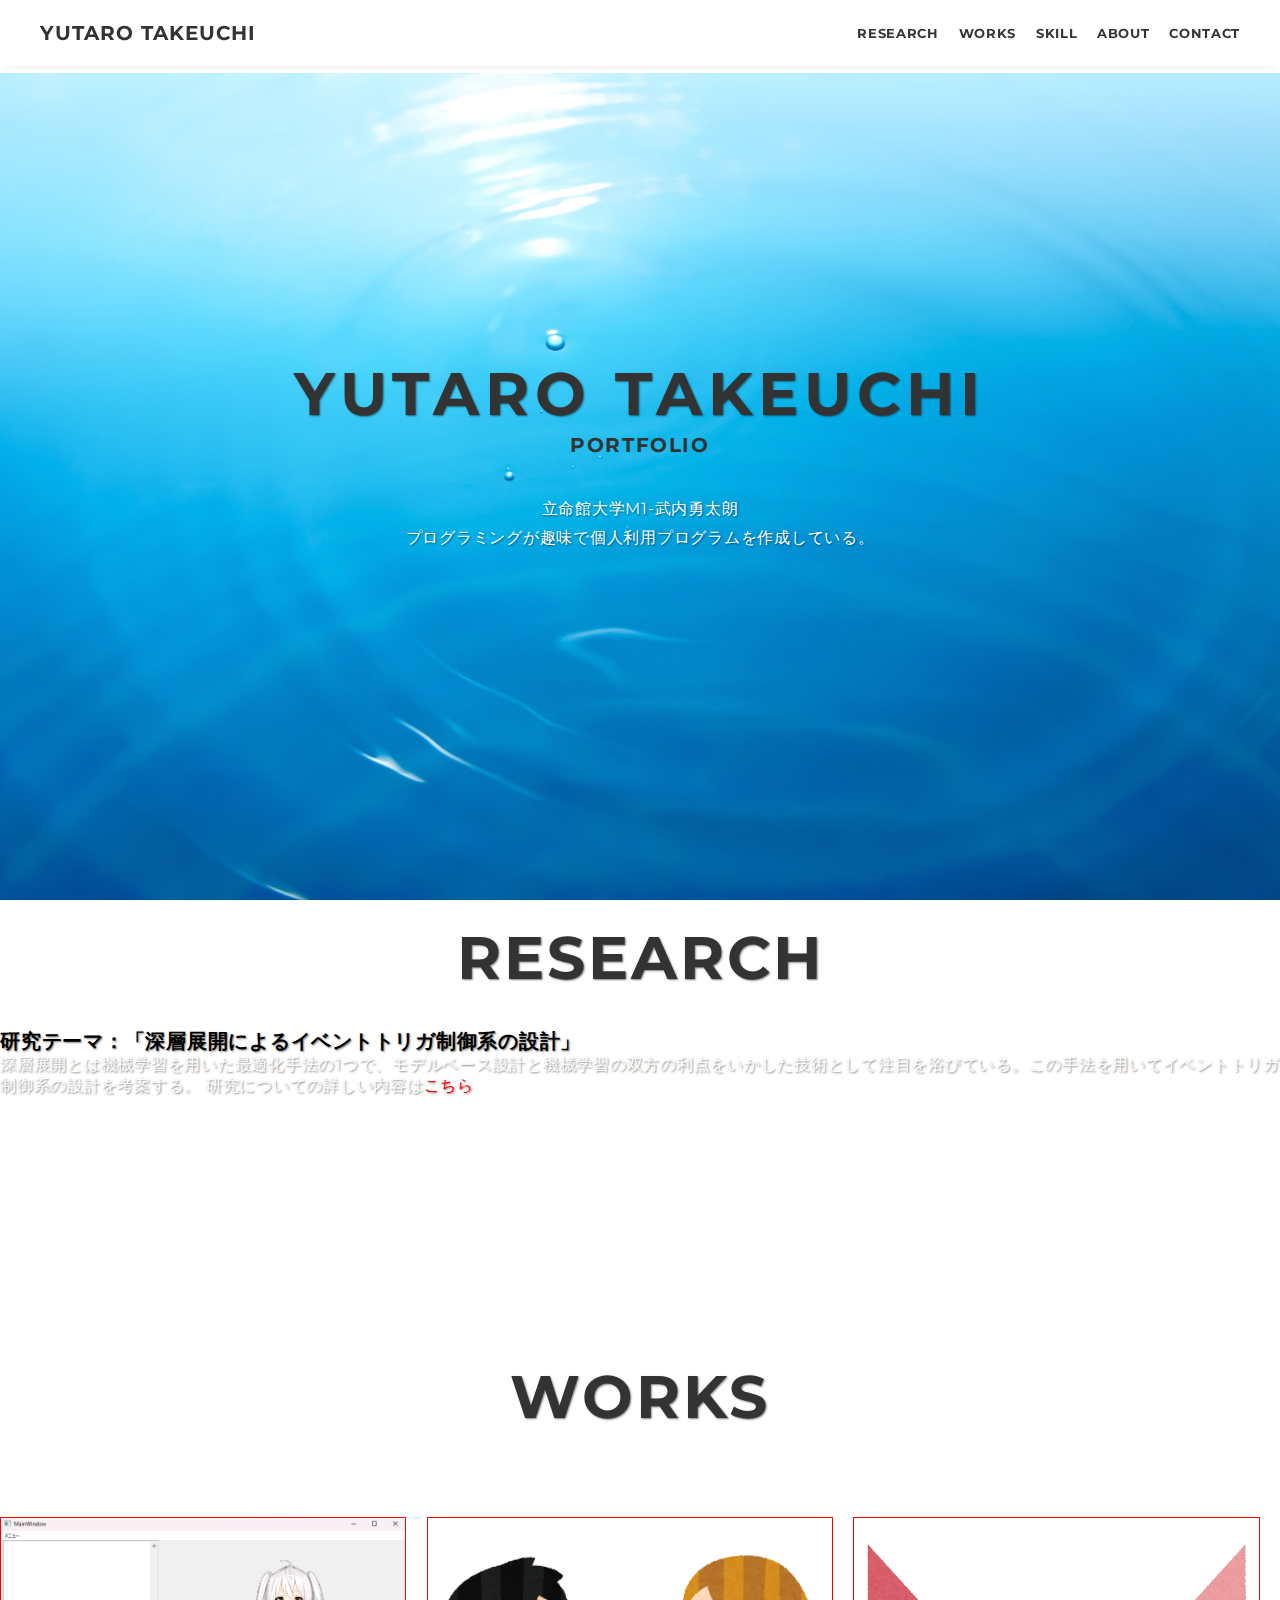
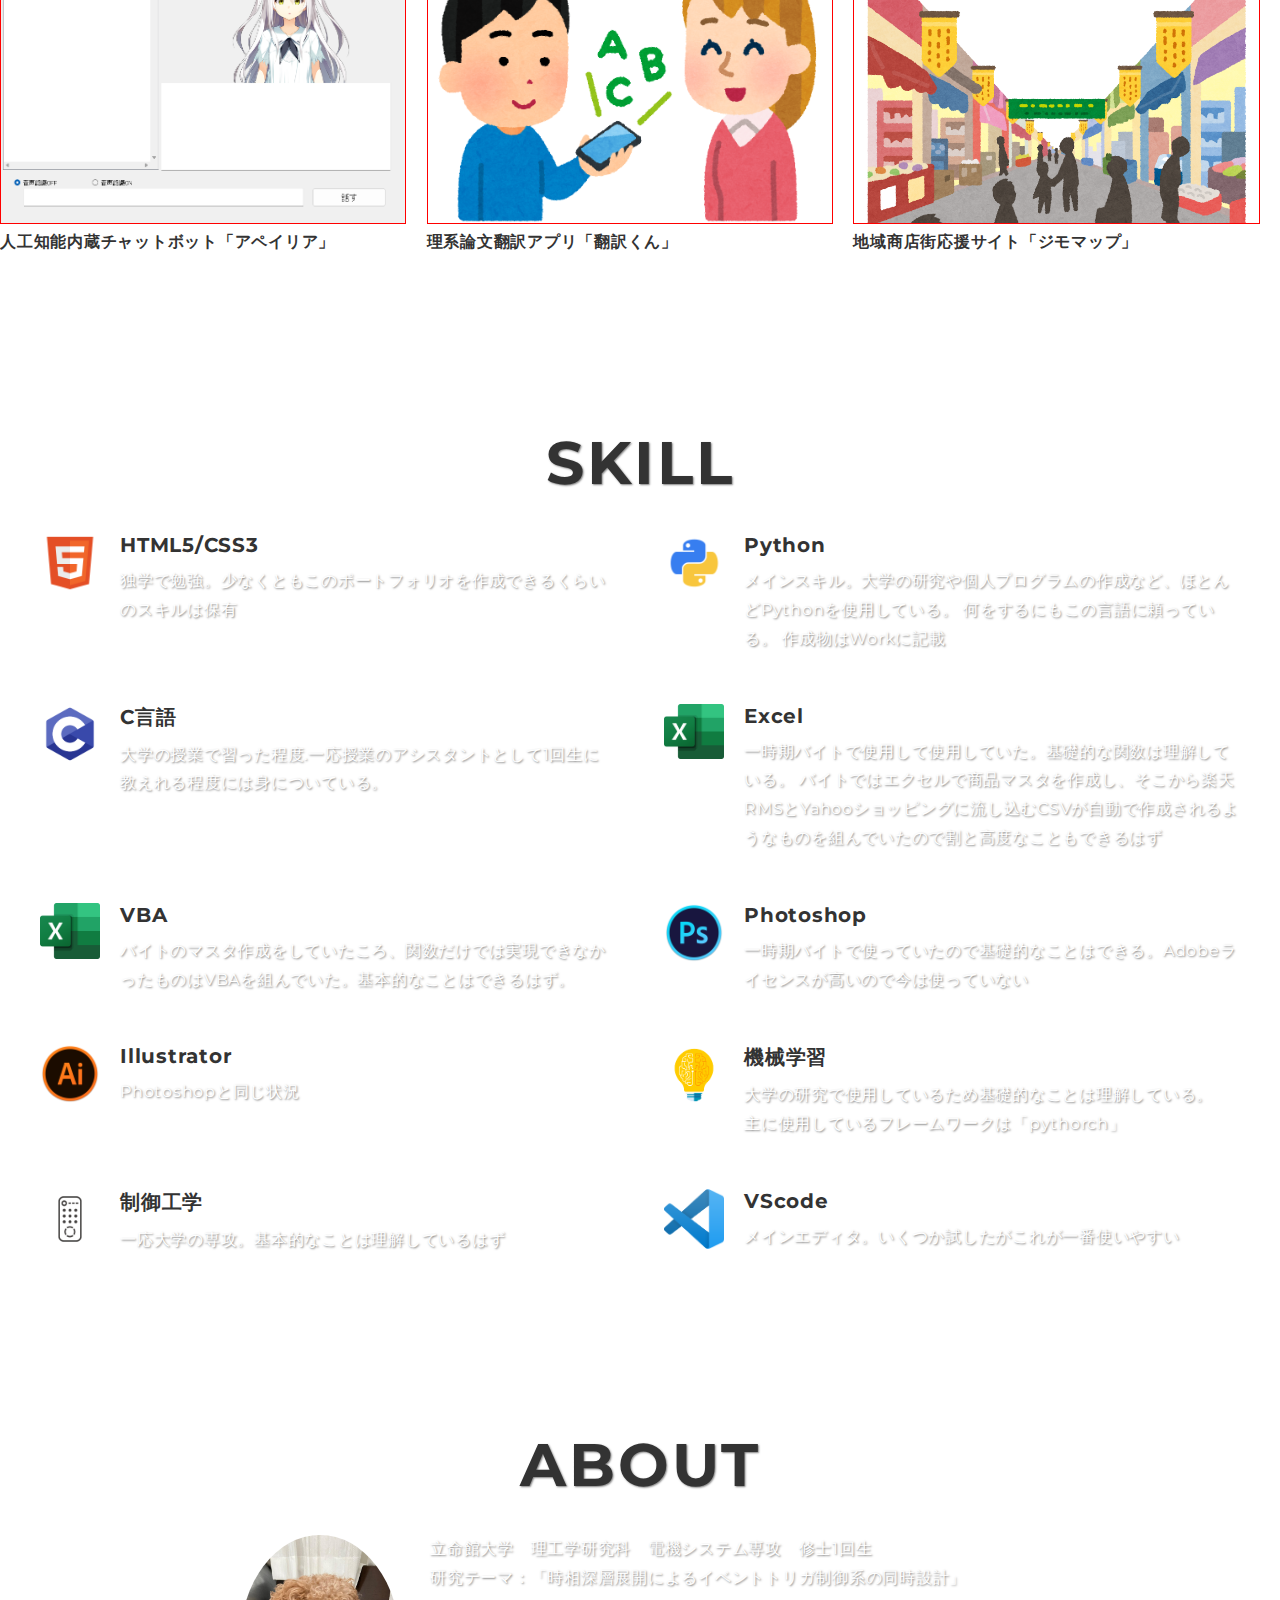
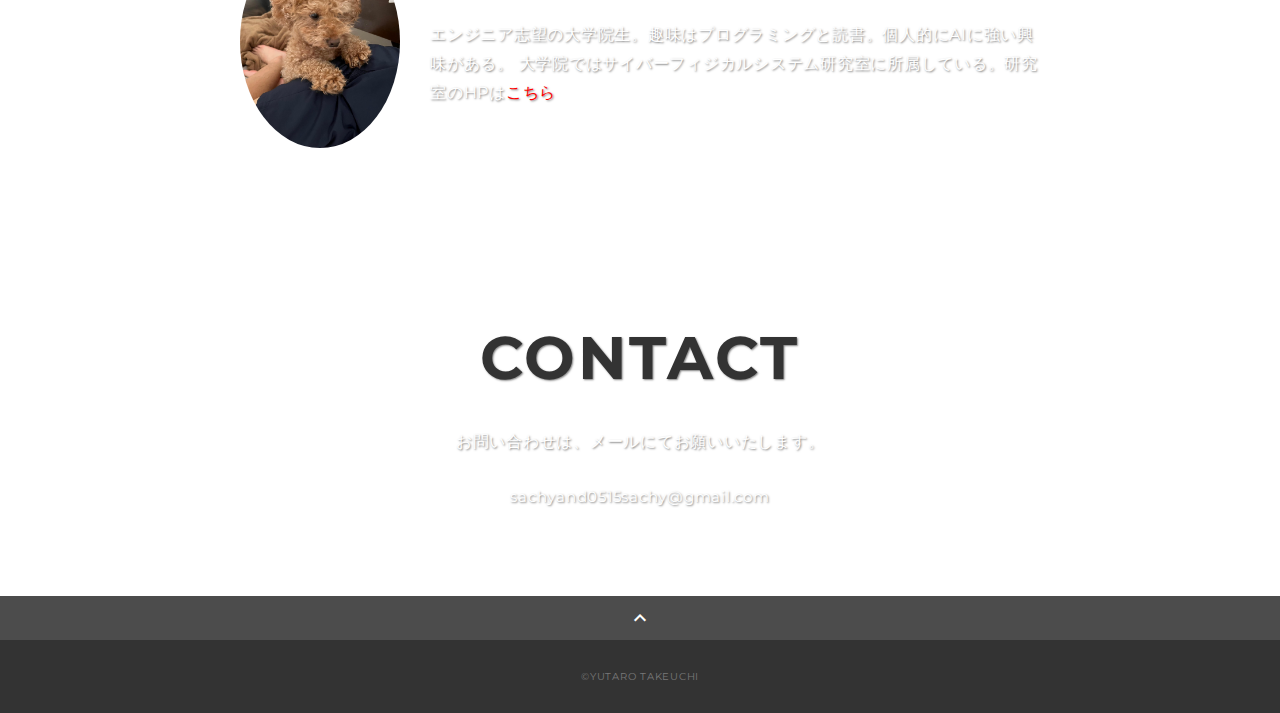
<file: index.html>
<!DOCTYPE html>
<html>
<head>
  <meta charset="utf-8">
  <meta name="viewport" content="width=device-width,initial-scale=1">
  <meta property='og:type' content='website'>
  <meta property='og:title' content='YUTARO TAKEUCHI ポートフォリオ'>
  <meta property='og:url' content='URLが入る'>
  <meta property='og:description' content='YUTARO TAKEUCHIのポートフォリオサイトです。'>            
  <meta property="og:image" content="img/ogp.png">
  <meta name="description" content="YUTARO TAKEUCHIのポートフォリオサイトです" />
  <title>YUTARO TAKEUCHI ポートフォリオ</title>
  <link rel="preconnect" href="https://fonts.gstatic.com">
  <link href="https://fonts.googleapis.com/css2?family=Montserrat:wght@400;700&display=swap" rel="stylesheet">
  <link href="https://fonts.googleapis.com/css?family=Material+Icons+Outlined" rel="stylesheet">
  <link href="css/ress.css" media="all" rel="stylesheet" type="text/css" />
  <link href="css/style.css" media="all" rel="stylesheet" type="text/css" />
  <link rel="shortcut icon" href="img/favicon.ico" />
  <link rel="canonical" href="URLが入る" />
</head>

<body>
  
  <div class="wrapper">
    <div class="Cross"></div>

    <!-- header -->
    <header class="header">
      <div class="container">
        <h1 class="header-logo">
          <a href=".">YUTARO TAKEUCHI</a>
        </h1>
        <nav class="gnav">
          <ul class="gnav-list">
            <li class="gnav-item"><a href="#research">RESEARCH</a></li>
            <li class="gnav-item"><a href="#works">WORKS</a></li>
            <li class="gnav-item"><a href="#skill">SKILL</a></li>
            <li class="gnav-item"><a href="#about">ABOUT</a></li>
            <li class="gnav-item"><a href="#contact">CONTACT</a></li>
          </ul>
        </nav>
      </div>
    </header>
    <!-- /header -->

    <main class="content">
      <!-- mv -->
      <div class="mv bg_pattern">
        <div class="mv-container">
          <p class="mv-title">YUTARO TAKEUCHI</p>
          <p class="mv-subtitle">PORTFOLIO</p>
          <p class="mv-text">
            立命館大学M1-武内勇太朗<br>
            プログラミングが趣味で個人利用プログラムを作成している。<br>
          </p>
        </div>
      </div>
      <!-- /mv -->

      <!-- My study-->
      <section class="Research section bg_pattern" id="research">
        <div class="research-container">
          <h2 class="title">RESEARCH</h2>
          <div class="research-item">
          <h3 class="research-tema">研究テーマ：「深層展開によるイベントトリガ制御系の設計」</h3>
          <p class="research-text">
            深層展開とは機械学習を用いた最適化手法の1つで、モデルベース設計と機械学習の双方の利点をいかした技術として注目を浴びている。この手法を用いてイベントトリガ制御系の設計を考案する。
            研究についての詳しい内容は<a href="works-kenkyu.html" class="Rink">こちら</a>
          </p>
        </div>
      </div>
        
      </section>
      <!-- /My study-->

      <!-- works -->
      <section class="work section bg_pattern" id="work">
          <h2 class="title2 section bg_pattern" id="works">WORKS</h2>
          <div class="works-list bg_pattern">
            <a class="works-item " href="works-apeiria.html">
              <div class="works-img"><img src="img/ape.png" alt="" /></div>
              <p class="works-name">人工知能内蔵チャットボット「アペイリア」</p>
              
            </a>
            <a class="works-item" href="works-honyaku.html">
              <div class="works-img"><img src="img/hon.png" alt="" /></div>
              <p class="works-name">理系論文翻訳アプリ「翻訳くん」</p>
              
            </a>
            <a class="works-item" href="works-jimonet.html">
              <div class="works-img"><img src="img/shopping_syoutengai2.png" alt="" /></div>
              <p class="works-name">地域商店街応援サイト「ジモマップ」</p>
              
            </a>
          </div>
      </section>
      <!-- /works -->

      <!-- skill -->
      <section class="skill section bg_pattern" id="skill">
        <div class="container">
          <h2 class="title">SKILL</h2>
          <div class="skill-list">
            <div class="skill-item">
              <p class="skill-img"><img src="img/html.png" alt=""></p>
              <div class="skill-body">
                <h3 class="skill-name">HTML5/CSS3</h3>
                <p class="skill-text">独学で勉強。少なくともこのポートフォリオを作成できるくらいのスキルは保有</p>
              </div>
            </div>
            <div class="skill-item">
              <p class="skill-img"><img src="img/python.png" alt=""></p>
              <div class="skill-body">
                <h3 class="skill-name">Python</h3>
                <p class="skill-text">
                  メインスキル。大学の研究や個人プログラムの作成など、ほとんどPythonを使用している。
                  何をするにもこの言語に頼っている。
                  作成物はWorkに記載
                </p>
              </div>
            </div>
            <div class="skill-item">
              <p class="skill-img"><img src="img/pngwing.com.png" alt=""></p>
              <div class="skill-body">
                <h3 class="skill-name">C言語</h3>
                <p class="skill-text">
                  大学の授業で習った程度.一応授業のアシスタントとして1回生に教えれる程度には身についている。
                </p>
              </div>
            </div>
            <div class="skill-item">
              <p class="skill-img"><img src="img/excel.png" alt=""></p>
              <div class="skill-body">
                <h3 class="skill-name">Excel</h3>
                <p class="skill-text">
                  一時期バイトで使用して使用していた。基礎的な関数は理解している。
                  バイトではエクセルで商品マスタを作成し、そこから楽天RMSとYahooショッピングに流し込むCSVが自動で作成されるようなものを組んでいたので割と高度なこともできるはず
                </p>
              </div>
            </div>
            <div class="skill-item">
              <p class="skill-img"><img src="img/excel.png" alt=""></p>
              <div class="skill-body">
                <h3 class="skill-name">VBA</h3>
                <p class="skill-text">バイトのマスタ作成をしていたころ、関数だけでは実現できなかったものはVBAを組んでいた。基本的なことはできるはず。</p>
              </div>
            </div>
            <div class="skill-item">
              <p class="skill-img"><img src="img/Adobe_Ps.png" alt="aaa"></p>
              <div class="skill-body">
                <h3 class="skill-name">Photoshop</h3>
                <p class="skill-text">一時期バイトで使っていたので基礎的なことはできる。Adobeライセンスが高いので今は使っていない</p>
              </div>
            </div>
            <div class="skill-item">
              <p class="skill-img"><img src="img/Adobe_Ai.png" alt="aa"></p>
              <div class="skill-body">
                <h3 class="skill-name">Illustrator</h3>
                <p class="skill-text">Photoshopと同じ状況</p>
              </div>
            </div>
            <div class="skill-item">
              <p class="skill-img"><img src="img/kikai3.png" alt=""></p>
              <div class="skill-body">
                <h3 class="skill-name">機械学習</h3>
                <p class="skill-text">
                  大学の研究で使用しているため基礎的なことは理解している。<br>
                  主に使用しているフレームワークは「pythorch」
                </p>
              </div>
            </div>
            <div class="skill-item">
              <p class="skill-img"><img src="img/seigyo.png" alt=""></p>
              <div class="skill-body">
                <h3 class="skill-name">制御工学</h3>
                <p class="skill-text">一応大学の専攻。基本的なことは理解しているはず</p>
              </div>
            </div>
            <div class="skill-item">
              <p class="skill-img"><img src="img/VsCode.png" alt=""></p>
              <div class="skill-body">
                <h3 class="skill-name">VScode</h3>
                <p class="skill-text">メインエディタ。いくつか試したがこれが一番使いやすい</p>
              </div>
            </div>
          </div>
        </div>
      </section>
      <!-- /skill -->

      <!-- about -->
      <section class="about section bg_pattern" id="about">
        <div class="container">
          <h2 class="title">ABOUT</h2>
          <div class="profile">
            <p class="profile-img">
              <img src="img/inu.jpg" alt="">
            </p>
            <div class="profile-body">
              <p>
                立命館大学　理工学研究科　電機システム専攻　修士1回生　
                <br>研究テーマ：「時相深層展開によるイベントトリガ制御系の同時設計」<br><br>
                エンジニア志望の大学院生。趣味はプログラミングと読書。個人的にAIに強い興味がある。
                大学院ではサイバーフィジカルシステム研究室に所属している。研究室のHPは<a href="https://ritscpslab.github.io/index.html" class="Rink ">こちら</a><br>
                
              </p>
            </div>
          </div>
        </div>
      </section>
      <!-- /about -->

      <!-- contact -->
      <section class="contact section bg_pattern" id="contact">
        <div class="container">
          <h2 class="title">CONTACT</h2>
          <p class="lead">
            お問い合わせは、<br class="sp-only">メールにてお願いいたします。
          </p>
          <div class="contact-list">
            <span class="contact-item">sachyand0515sachy@gmail.com</span>
          </div>
        </div>
      </section>
      <!-- /contact -->

      <div class="page-top" id="js-page-top">
        <span class="material-icons-outlined">expand_less</span>
      </div>
    </main>

    <!-- footer -->
    <footer class="footer">
      <div class="copyright">&copy;YUTARO TAKEUCHI</div>
    </footer>
    <!-- /footer -->
  </div>
  <script src="https://ajax.googleapis.com/ajax/libs/jquery/3.6.0/jquery.min.js"></script>
  <script src="js/script.js"></script>

</body>
</html>
</file>
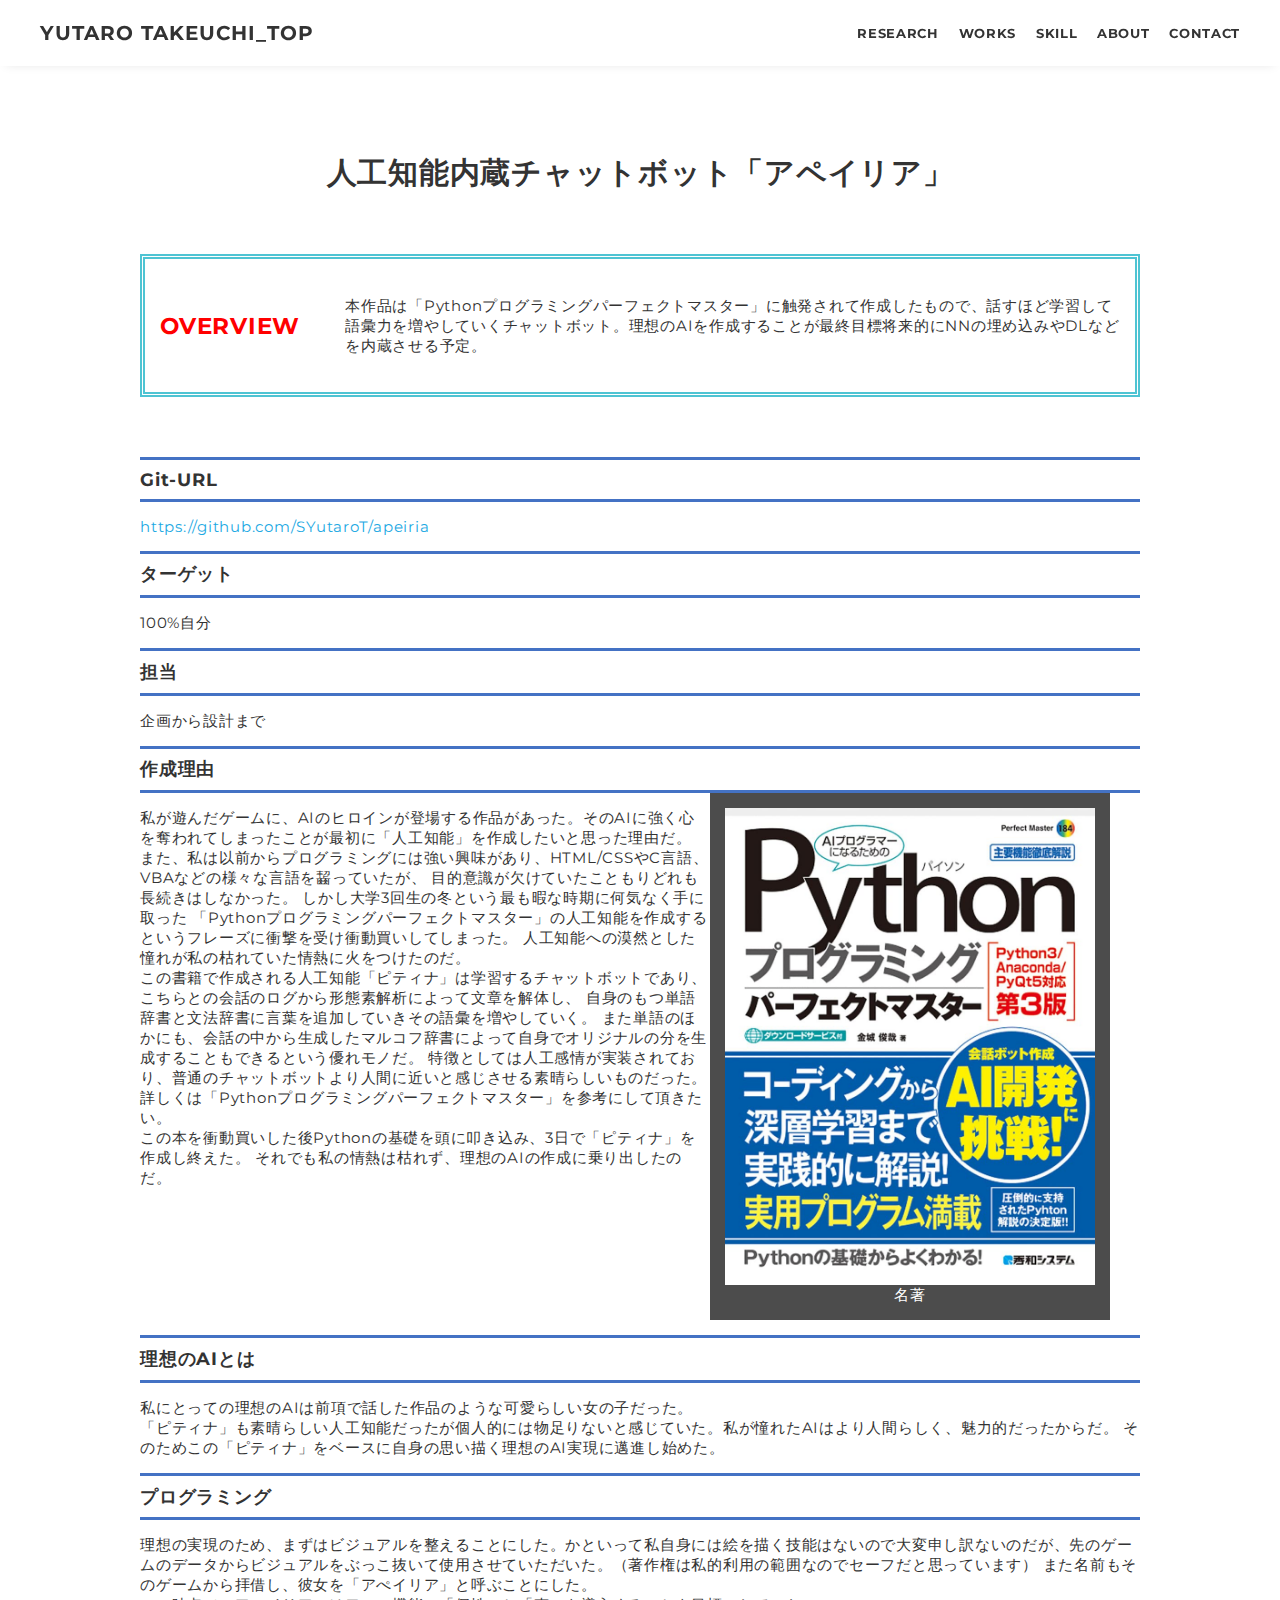
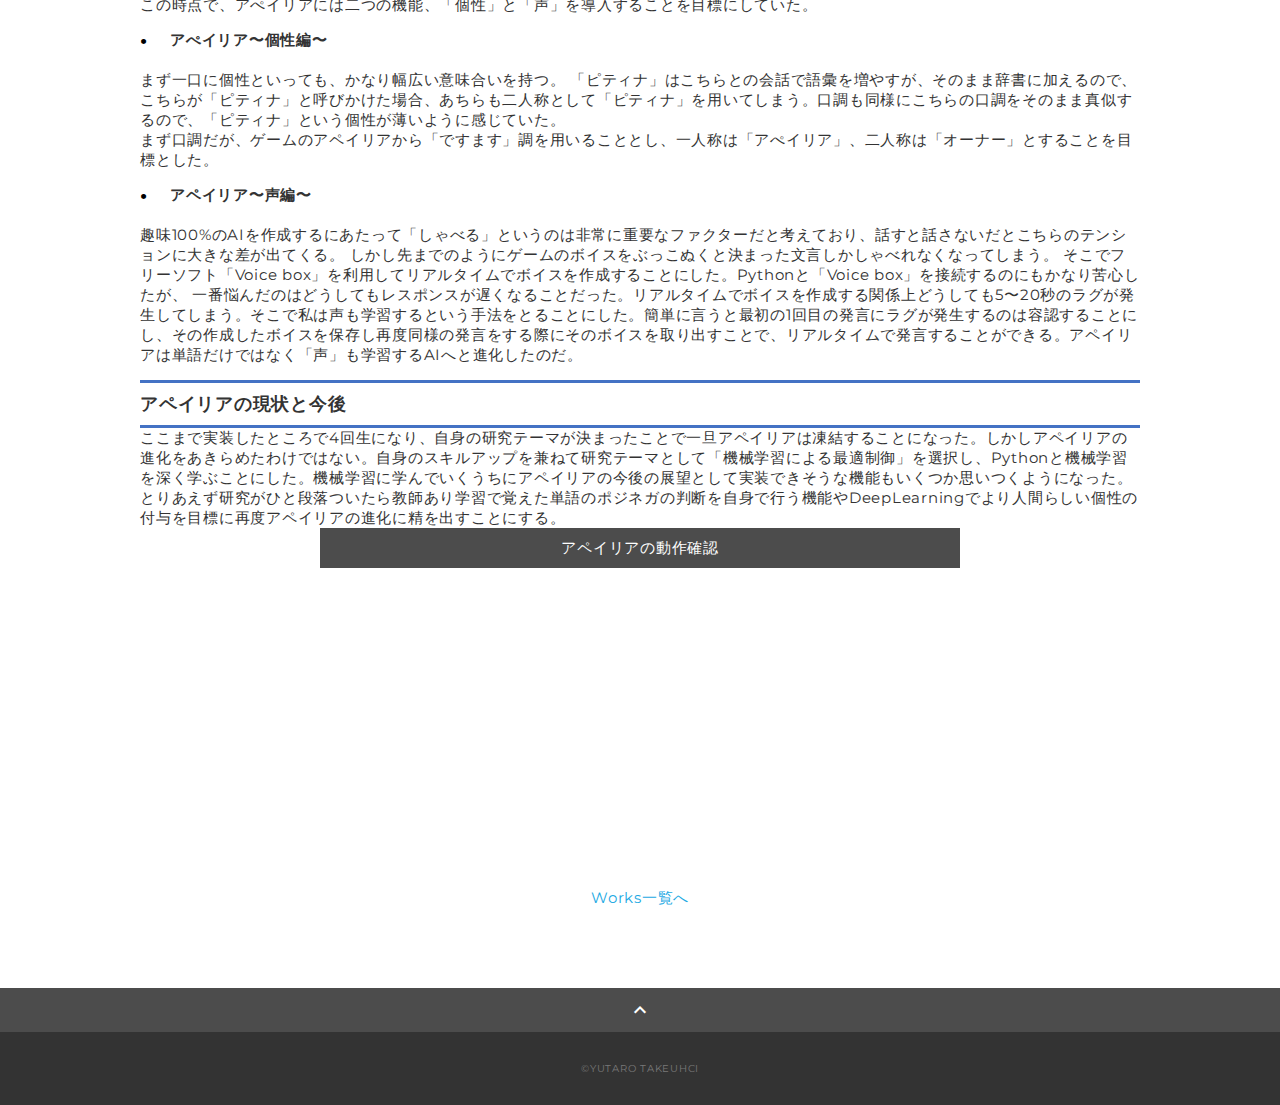
<file: works-apeiria.html>
<!DOCTYPE html>
<html>
<head>
  <meta charset="utf-8">
  <meta name="viewport" content="width=device-width,initial-scale=1.0,user-scalable=no">
  <meta property='og:type' content='website'>
  <meta property='og:title' content='Apeiria ポートフォリオ'>
  <meta property='og:url' content='URLが入る'>
  <meta property='og:description' content='Apeiriaのポートフォリオ'>
  <meta property="og:image" content="img/ogp.png">
  <meta name="description" content="Apeiriaのポートフォリオ" />
  <title>Apeiriaのポートフォリオ</title>
  <link rel="preconnect" href="https://fonts.gstatic.com">
  <link href="https://fonts.googleapis.com/css2?family=Montserrat:wght@400;700&display=swap" rel="stylesheet">
  <link href="https://fonts.googleapis.com/css?family=Material+Icons+Outlined" rel="stylesheet">
  <link href="css/ress.css" media="all" rel="stylesheet" type="text/css" />
  <link href="css/style.css" media="all" rel="stylesheet" type="text/css" />
  <link rel="shortcut icon" href="img/favicon.ico" />
  <link rel=”canonical” href=”URLが入る” />
</head>

<body>
  <div class="wrapper">

    <!-- header -->
    <header class="header ">
      <div class="container">
        <h1 class="header-logo">
          <a href=".">YUTARO TAKEUCHI_TOP</a>
        </h1>
        <nav class="gnav">
          <ul class="gnav-list">
            <li class="gnav-item"><a href="./#research">RESEARCH</a></li>
            <li class="gnav-item"><a href="./#works">WORKS</a></li>
            <li class="gnav-item"><a href="./#skill">SKILL</a></li>
            <li class="gnav-item"><a href="./#about">ABOUT</a></li>
            <li class="gnav-item"><a href="./#contact">CONTACT</a></li>
          </ul>
        </nav>
      </div>
    </header>
    <!-- /header -->

    <main class="content">

      <article class="article">
        <div class="article-container">
          <h1 class="article-title">人工知能内蔵チャットボット「アペイリア」</h1>
          <div class="work-show__info flex">
            <div class="work-show__overview lt1 overview">
              <h2 class="overview_h1">OVERVIEW</h2>
            <div>
              <p class="">本作品は「Pythonプログラミングパーフェクトマスター」に触発されて作成したもので、話すほど学習して語彙力を増やしていくチャットボット。理想のAIを作成することが最終目標将来的にNNの埋め込みやDLなどを内蔵させる予定。</p>
            </div>
          </div>
        </div>
            <p>
              
            </p>
            <h3 class="work_h3">Git-URL</h3>
            <p><a href="https://github.com/SYutaroT/apeiria" target="_blank" rel="noopener">https://github.com/SYutaroT/apeiria</a></p>
            <h3 class="work_h3">ターゲット</h3>
            <p>100%自分</p>
            <h3 class="work_h3">担当</h3>
            
            <p>企画から設計まで</p>
            <h3 class="work_h3">作成理由</h3>
            <figure class="image-container">
              <img src="img/parfect.jpg" class="img">
              <figcaption class="img-caption">名著</figcaption>
          </figure>
          
            <p>私が遊んだゲームに、AIのヒロインが登場する作品があった。そのAIに強く心を奪われてしまったことが最初に「人工知能」を作成したいと思った理由だ。<br>
            また、私は以前からプログラミングには強い興味があり、HTML/CSSやC言語、VBAなどの様々な言語を齧っていたが、
            目的意識が欠けていたこともりどれも長続きはしなかった。
            しかし大学3回生の冬という最も暇な時期に何気なく手に取った
            「Pythonプログラミングパーフェクトマスター」の人工知能を作成するというフレーズに衝撃を受け衝動買いしてしまった。
            人工知能への漠然とした憧れが私の枯れていた情熱に火をつけたのだ。<br>
            この書籍で作成される人工知能「ピティナ」は学習するチャットボットであり、
            こちらとの会話のログから形態素解析によって文章を解体し、
            自身のもつ単語辞書と文法辞書に言葉を追加していきその語彙を増やしていく。
            また単語のほかにも、会話の中から生成したマルコフ辞書によって自身でオリジナルの分を生成することもできるという優れモノだ。
            特徴としては人工感情が実装されており、普通のチャットボットより人間に近いと感じさせる素晴らしいものだった。詳しくは「Pythonプログラミングパーフェクトマスター」を参考にして頂きたい。<br>

この本を衝動買いした後Pythonの基礎を頭に叩き込み、3日で「ピティナ」を作成し終えた。
それでも私の情熱は枯れず、理想のAIの作成に乗り出したのだ。
            
            </p>
            <div class="clearfix"></div>
            <h3 class="work_h3">理想のAIとは</h3>
            <p>
              私にとっての理想のAIは前項で話した作品のような可愛らしい女の子だった。<br>

              「ピティナ」も素晴らしい人工知能だったが個人的には物足りないと感じていた。私が憧れたAIはより人間らしく、魅力的だったからだ。
              そのためこの「ピティナ」をベースに自身の思い描く理想のAI実現に邁進し始めた。
            </p>
            
            <div>
              <h3 class="work_h3">プログラミング</h3>
              <p>
                理想の実現のため、まずはビジュアルを整えることにした。かといって私自身には絵を描く技能はないので大変申し訳ないのだが、先のゲームのデータからビジュアルをぶっこ抜いて使用させていただいた。（著作権は私的利用の範囲なのでセーフだと思っています）
                また名前もそのゲームから拝借し、彼女を「アぺイリア」と呼ぶことにした。
                <br>この時点で、アぺイリアには二つの機能、「個性」と「声」を導入することを目標にしていた。
              </p>
              <h4>アぺイリア〜個性編〜</h4>
              <p>
                まず一口に個性といっても、かなり幅広い意味合いを持つ。 「ピティナ」はこちらとの会話で語彙を増やすが、そのまま辞書に加えるので、こちらが「ピティナ」と呼びかけた場合、あちらも二人称として「ピティナ」を用いてしまう。口調も同様にこちらの口調をそのまま真似するので、「ピティナ」という個性が薄いように感じていた。
                <br>まず口調だが、ゲームのアペイリアから「ですます」調を用いることとし、一人称は「アぺイリア」、二人称は「オーナー」とすることを目標とした。
              </p>
              <h4>アペイリア〜声編〜</h4>
              <p>
                趣味100%のAIを作成するにあたって「しゃべる」というのは非常に重要なファクターだと考えており、話すと話さないだとこちらのテンションに大きな差が出てくる。
                しかし先までのようにゲームのボイスをぶっこぬくと決まった文言しかしゃべれなくなってしまう。
                そこでフリーソフト「Voice box」を利用してリアルタイムでボイスを作成することにした。Pythonと「Voice box」を接続するのにもかなり苦心したが、
                一番悩んだのはどうしてもレスポンスが遅くなることだった。リアルタイムでボイスを作成する関係上どうしても5〜20秒のラグが発生してしまう。そこで私は声も学習するという手法をとることにした。簡単に言うと最初の1回目の発言にラグが発生するのは容認することにし、その作成したボイスを保存し再度同様の発言をする際にそのボイスを取り出すことで、リアルタイムで発言することができる。アペイリアは単語だけではなく「声」も学習するAIへと進化したのだ。
              </p>
          </div>
          
            <h3 class="work_h3">アペイリアの現状と今後</h3>
            ここまで実装したところで4回生になり、自身の研究テーマが決まったことで一旦アペイリアは凍結することになった。しかしアペイリアの進化をあきらめたわけではない。自身のスキルアップを兼ねて研究テーマとして「機械学習による最適制御」を選択し、Pythonと機械学習を深く学ぶことにした。機械学習に学んでいくうちにアペイリアの今後の展望として実装できそうな機能もいくつか思いつくようになった。
            とりあえず研究がひと段落ついたら教師あり学習で覚えた単語のポジネガの判断を自身で行う機能やDeepLearningでより人間らしい個性の付与を目標に再度アペイリアの進化に精を出すことにする。
           
          </div>
          <div class="movie">
            <div class="video-container">
              <div class="video-caption">アペイリアの動作確認</div>
              <iframe width="560" height="315" src="https://www.youtube.com/embed/r9jI62D4Q5U?si=QQgNGdSZ7zLtuo8z" title="YouTube video player" frameborder="0" allow="accelerometer; autoplay; clipboard-write; encrypted-media; gyroscope; picture-in-picture; web-share" allowfullscreen></iframe>
            </div>
          </div>
          
          
          <div class="home-link">
            <a href="./#works">Works一覧へ</a>
          </div>
        </div>
      </article>

      <div class="page-top" id="js-page-top">
        <span class="material-icons-outlined">expand_less</span>
      </div>
    </main>

    <!-- footer -->
    <footer class="footer">
      <div class="copyright">&copy;YUTARO TAKEUHCI</div>
    </footer>
    <!-- /footer -->

  </div>
  <script src="https://ajax.googleapis.com/ajax/libs/jquery/3.5.1/jquery.min.js"></script>
  <script type='text/javascript' src="js/script.js"></script>
</body>
</html>
</file>
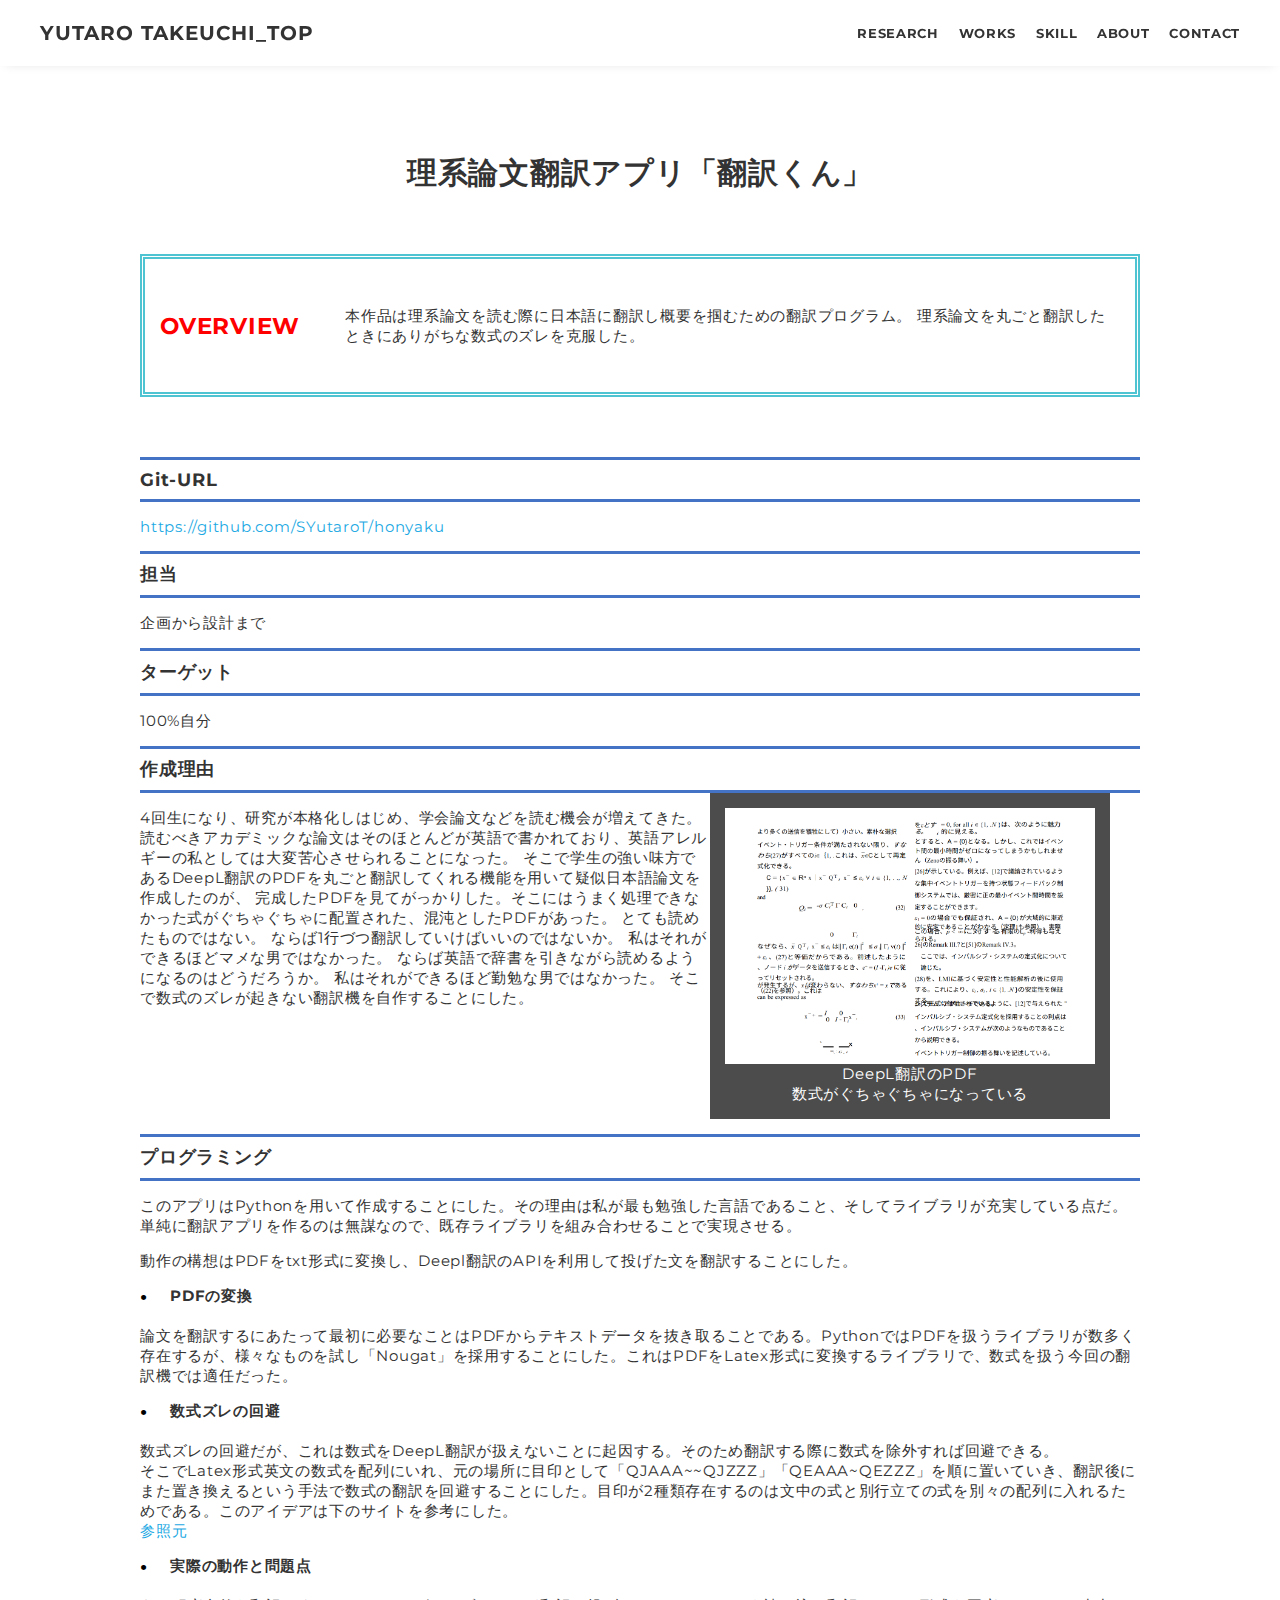
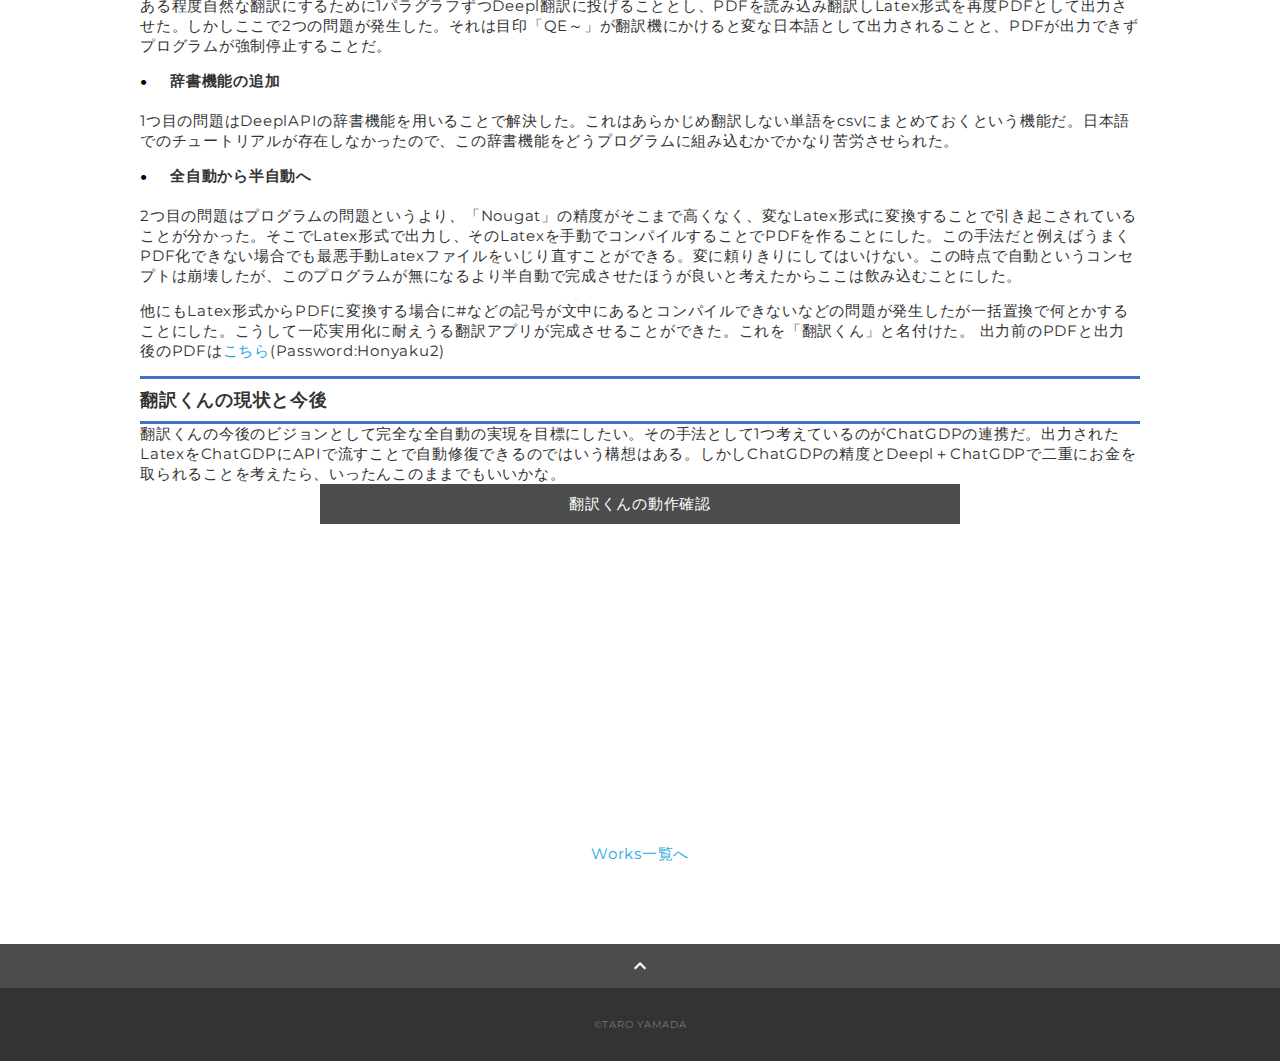
<file: works-honyaku.html>
<!DOCTYPE html>
<html>
<head>
  <meta charset="utf-8">
  <meta name="viewport" content="width=device-width,initial-scale=1.0,user-scalable=no">
  <meta property='og:type' content='website'>
  <meta property='og:title' content='Honyaku ポートフォリオ'>
  <meta property='og:url' content='URLが入る'>
  <meta property='og:description' content='翻訳くんのポートフォリオ'>
  <meta property="og:image" content="img/ogp.png">
  <meta name="description" content="翻訳くんのポートフォリオ" />
  <title>翻訳くんのポートフォリオ</title>
  <link rel="preconnect" href="https://fonts.gstatic.com">
  <link href="https://fonts.googleapis.com/css2?family=Montserrat:wght@400;700&display=swap" rel="stylesheet">
  <link href="https://fonts.googleapis.com/css?family=Material+Icons+Outlined" rel="stylesheet">
  <link href="css/ress.css" media="all" rel="stylesheet" type="text/css" />
  <link href="css/style.css" media="all" rel="stylesheet" type="text/css" />
  <link rel="shortcut icon" href="img/favicon.ico" />
  <link rel=”canonical” href=”URLが入る” />
</head>

<body>
  <div class="wrapper">

    <!-- header -->
    <header class="header ">
      <div class="container">
        <h1 class="header-logo">
          <a href=".">YUTARO TAKEUCHI_TOP</a>
        </h1>
        <nav class="gnav">
          <ul class="gnav-list">
            <li class="gnav-item"><a href="./#research">RESEARCH</a></li>
            <li class="gnav-item"><a href="./#works">WORKS</a></li>
            <li class="gnav-item"><a href="./#skill">SKILL</a></li>
            <li class="gnav-item"><a href="./#about">ABOUT</a></li>
            <li class="gnav-item"><a href="./#contact">CONTACT</a></li>
          </ul>
        </nav>
      </div>
    </header>
    <!-- /header -->

    <main class="content">
      <div class="bubbles">
      <article class="article">
        <div class="article-container">
          <h1 class="article-title">理系論文翻訳アプリ「翻訳くん」</h1>
          <div class="work-show__info flex">
            <div class="work-show__overview lt1 overview"><h2 class="overview_h1">OVERVIEW</h2>
              
              

              <div>
                <p>
                  本作品は理系論文を読む際に日本語に翻訳し概要を掴むための翻訳プログラム。
                  理系論文を丸ごと翻訳したときにありがちな数式のズレを克服した。
                </p>
                
              </div>

            </div>
            
          </div>

            
            <h3 class="work_h3">Git-URL</h3>
            <p><a href="https://github.com/SYutaroT/honyaku" target="_blank" rel="noopener">https://github.com/SYutaroT/honyaku</a></p>
            <h3 class="work_h3">担当</h3>
            <p>企画から設計まで</p>
            <h3 class="work_h3">ターゲット</h3>
            <p>100%自分</p>

            <h3 class="work_h3">作成理由</h3>
            
              
            <figure class="image-container">
              <img src="img/Deeple_pdf.png" class="img">
              <figcaption class="img-caption">DeepL翻訳のPDF<br>数式がぐちゃぐちゃになっている</figcaption>
          </figure>
          
            <p>4回生になり、研究が本格化しはじめ、学会論文などを読む機会が増えてきた。
              読むべきアカデミックな論文はそのほとんどが英語で書かれており、英語アレルギーの私としては大変苦心させられることになった。
              そこで学生の強い味方であるDeepL翻訳のPDFを丸ごと翻訳してくれる機能を用いて疑似日本語論文を作成したのが、
              完成したPDFを見てがっかりした。そこにはうまく処理できなかった式がぐちゃぐちゃに配置された、混沌としたPDFがあった。
              とても読めたものではない。
              ならば1行づつ翻訳していけばいいのではないか。
              私はそれができるほどマメな男ではなかった。
              ならば英語で辞書を引きながら読めるようになるのはどうだろうか。
              私はそれができるほど勤勉な男ではなかった。
              そこで数式のズレが起きない翻訳機を自作することにした。
            
            </p>
            <div class="clearfix"></div>
            <div>
              <h3 class="work_h3">プログラミング</h3>
              <p>
                  このアプリはPythonを用いて作成することにした。その理由は私が最も勉強した言語であること、そしてライブラリが充実している点だ。単純に翻訳アプリを作るのは無謀なので、既存ライブラリを組み合わせることで実現させる。
              </p>
              <p>
                  動作の構想はPDFをtxt形式に変換し、Deepl翻訳のAPIを利用して投げた文を翻訳することにした。
              </p>
          
              <h4>PDFの変換</h4>
              <p>
                  論文を翻訳するにあたって最初に必要なことはPDFからテキストデータを抜き取ることである。PythonではPDFを扱うライブラリが数多く存在するが、様々なものを試し「Nougat」を採用することにした。これはPDFをLatex形式に変換するライブラリで、数式を扱う今回の翻訳機では適任だった。
              </p>
          
              <h4>数式ズレの回避</h4>
              <p>
                  数式ズレの回避だが、これは数式をDeepL翻訳が扱えないことに起因する。そのため翻訳する際に数式を除外すれば回避できる。
                  <br>
                  そこでLatex形式英文の数式を配列にいれ、元の場所に目印として「QJAAA~~QJZZZ」「QEAAA~QEZZZ」を順に置いていき、翻訳後にまた置き換えるという手法で数式の翻訳を回避することにした。目印が2種類存在するのは文中の式と別行立ての式を別々の配列に入れるためである。このアイデアは下のサイトを参考にした。
                  <br><a href="https://qiita.com/hook125/items/df5cdd2a82d964ffe3dd">参照元</a>
              </p>
          
              <h4>実際の動作と問題点</h4>
              <p>
                  ある程度自然な翻訳にするために1パラグラフずつDeepl翻訳に投げることとし、PDFを読み込み翻訳しLatex形式を再度PDFとして出力させた。しかしここで2つの問題が発生した。それは目印「QE～」が翻訳機にかけると変な日本語として出力されることと、PDFが出力できずプログラムが強制停止することだ。
              </p>
          
              <h4>辞書機能の追加</h4>
              <p>
                  1つ目の問題はDeeplAPIの辞書機能を用いることで解決した。これはあらかじめ翻訳しない単語をcsvにまとめておくという機能だ。日本語でのチュートリアルが存在しなかったので、この辞書機能をどうプログラムに組み込むかでかなり苦労させられた。
              </p>
          
              <h4>全自動から半自動へ</h4>
              <p>
                  2つ目の問題はプログラムの問題というより、「Nougat」の精度がそこまで高くなく、変なLatex形式に変換することで引き起こされていることが分かった。そこでLatex形式で出力し、そのLatexを手動でコンパイルすることでPDFを作ることにした。この手法だと例えばうまくPDF化できない場合でも最悪手動Latexファイルをいじり直すことができる。変に頼りきりにしてはいけない。この時点で自動というコンセプトは崩壊したが、このプログラムが無になるより半自動で完成させたほうが良いと考えたからここは飲み込むことにした。
              </p>
          
              <p>
                  他にもLatex形式からPDFに変換する場合に#などの記号が文中にあるとコンパイルできないなどの問題が発生したが一括置換で何とかすることにした。こうして一応実用化に耐えうる翻訳アプリが完成させることができた。これを「翻訳くん」と名付けた。
                  出力前のPDFと出力後のPDFは<a href="https://d.kuku.lu/6m7u563th">こちら</a>(Password:Honyaku2)
              </p>
              
          </div>
          
            
            
              <h3 class="work_h3">翻訳くんの現状と今後</h3>
              
              翻訳くんの今後のビジョンとして完全な全自動の実現を目標にしたい。その手法として1つ考えているのがChatGDPの連携だ。出力されたLatexをChatGDPにAPIで流すことで自動修復できるのではいう構想はある。しかしChatGDPの精度とDeepl＋ChatGDPで二重にお金を取られることを考えたら、いったんこのままでもいいかな。
          </div>
          <div class="movie">
            <div class="video-container">
            <div class="video-caption">翻訳くんの動作確認</div>
            <iframe width="560" height="315" src="https://www.youtube.com/embed/HpjkN9Bk1zo?si=oWTSjeaWVR1bVZne" title="YouTube video player" frameborder="0" allow="accelerometer; autoplay; clipboard-write; encrypted-media; gyroscope; picture-in-picture; web-share" allowfullscreen></iframe>
            </div>
          </div>  
          <div class="home-link">
            <a href="./#works">Works一覧へ</a>
          </div>
        </div>
        
      </article>

      <div class="page-top" id="js-page-top">
        <span class="material-icons-outlined">expand_less</span>
      </div>
    </main>

    <!-- footer -->
    <footer class="footer">
      <div class="copyright">&copy;TARO YAMADA</div>
    </footer>
    <!-- /footer -->

  </div>
  <script src="https://ajax.googleapis.com/ajax/libs/jquery/3.5.1/jquery.min.js"></script>
  <script type='text/javascript' src="js/script.js"></script>
</body>
</html>
</file>
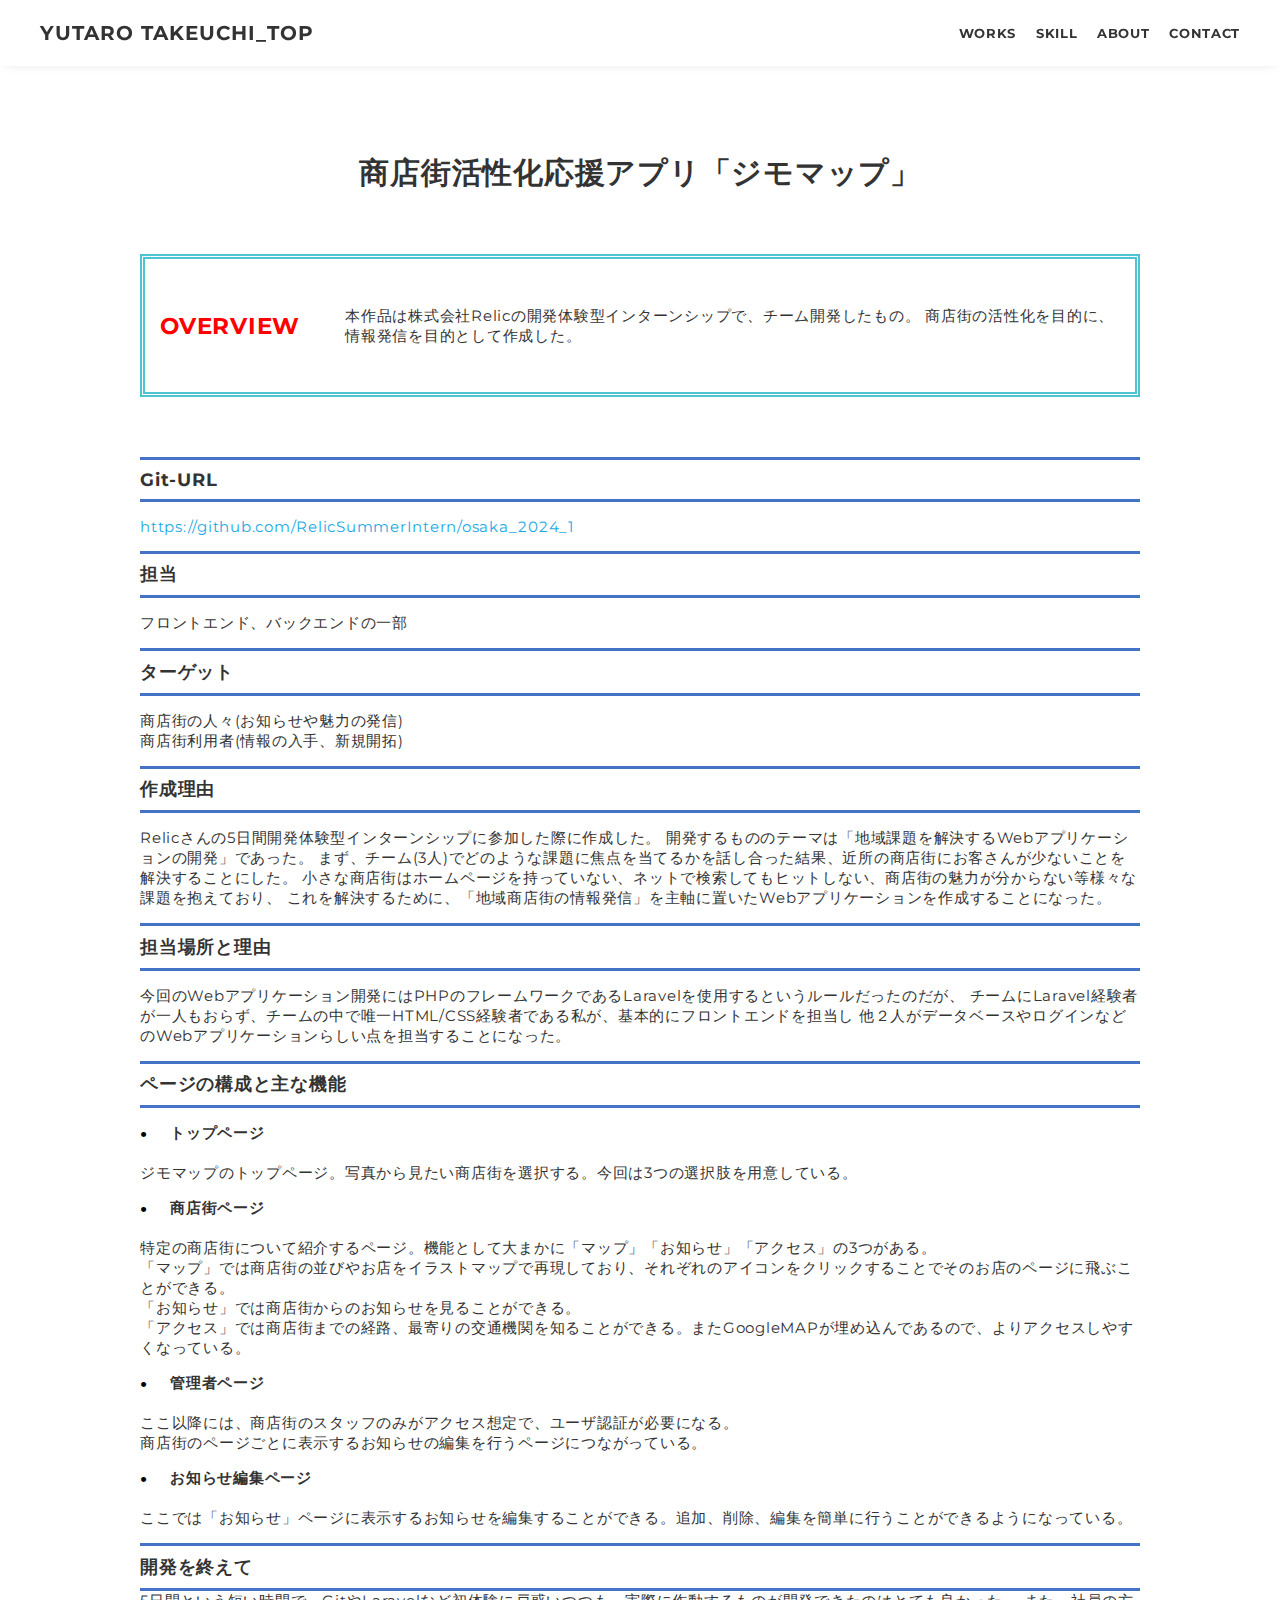
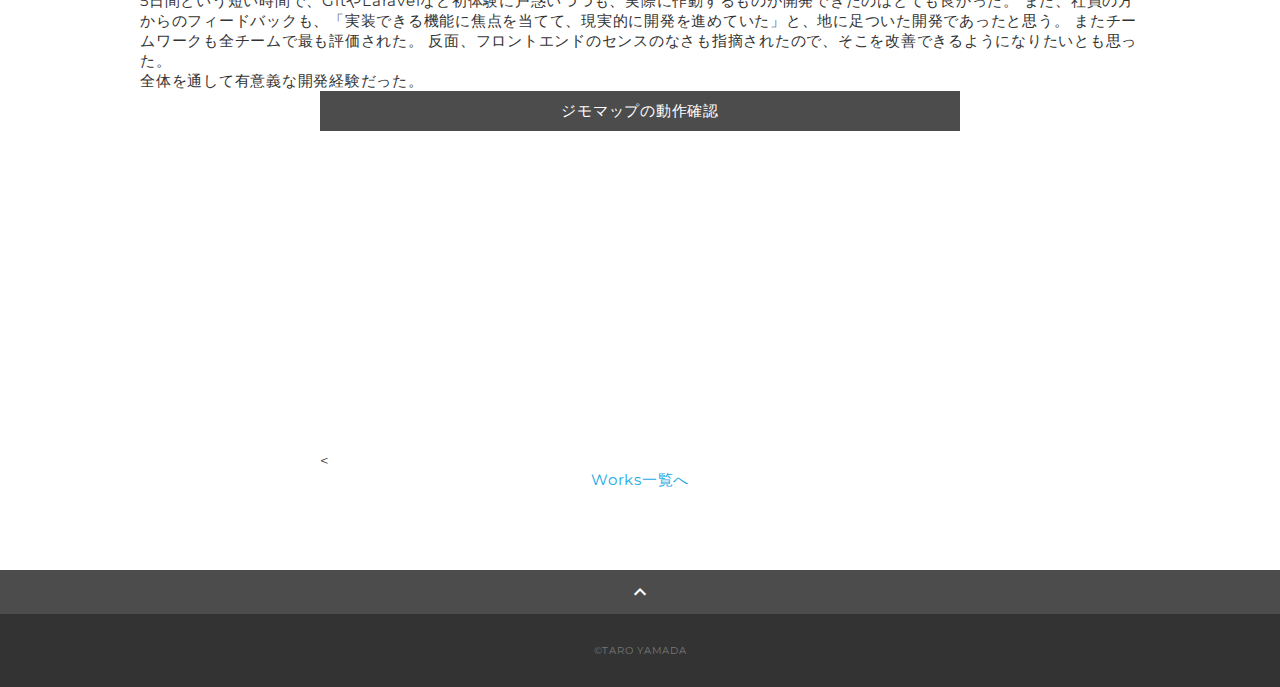
<file: works-jimonet.html>
<!DOCTYPE html>
<html>
<head>
  <meta charset="utf-8">
  <meta name="viewport" content="width=device-width,initial-scale=1.0,user-scalable=no">
  <meta property='og:type' content='website'>
  <meta property='og:title' content='Honyaku ポートフォリオ'>
  <meta property='og:url' content='URLが入る'>
  <meta property='og:description' content='ジモネットのポートフォリオ'>
  <meta property="og:image" content="img/ogp.png">
  <meta name="description" content="ジモネットのポートフォリオ" />
  <title>ジモネットのポートフォリオ</title>
  <link rel="preconnect" href="https://fonts.gstatic.com">
  <link href="https://fonts.googleapis.com/css2?family=Montserrat:wght@400;700&display=swap" rel="stylesheet">
  <link href="https://fonts.googleapis.com/css?family=Material+Icons+Outlined" rel="stylesheet">
  <link href="css/ress.css" media="all" rel="stylesheet" type="text/css" />
  <link href="css/style.css" media="all" rel="stylesheet" type="text/css" />
  <link rel="shortcut icon" href="img/favicon.ico" />
  <link rel=”canonical” href=”URLが入る” />
</head>

<body>
  <div class="wrapper">

    <!-- header -->
    <header class="header ">
      <div class="container">
        <h1 class="header-logo">
          <a href=".">YUTARO TAKEUCHI_TOP</a>
        </h1>
        <nav class="gnav">
          <ul class="gnav-list">
            <li class="gnav-item"><a href=".#works">WORKS</a></li>
            <li class="gnav-item"><a href="./#skill">SKILL</a></li>
            <li class="gnav-item"><a href="./#about">ABOUT</a></li>
            <li class="gnav-item"><a href="./#contact">CONTACT</a></li>
          </ul>
        </nav>
      </div>
    </header>
    <!-- /header -->

 
<main class="content">
  <div class="bubbles">
  <article class="article">
    <div class="article-container">
      <h1 class="article-title">商店街活性化応援アプリ「ジモマップ」</h1>
      <div class="work-show__info flex">
        <div class="work-show__overview lt1 overview"><h2 class="overview_h1">OVERVIEW</h2>
          
          

          <div>
            <p>
              本作品は株式会社Relicの開発体験型インターンシップで、チーム開発したもの。
              商店街の活性化を目的に、情報発信を目的として作成した。
            </p>
            
          </div>

        </div>
        
      </div>

        
        <h3 class="work_h3">Git-URL</h3>
        <p><a href="https://github.com/RelicSummerIntern/osaka_2024_1" target="_blank" rel="noopener">https://github.com/RelicSummerIntern/osaka_2024_1</a></p>
        <h3 class="work_h3">担当</h3>
        <p>フロントエンド、バックエンドの一部</p>
        <h3 class="work_h3">ターゲット</h3>
        <p>商店街の人々(お知らせや魅力の発信)<br>商店街利用者(情報の入手、新規開拓)</p>

        <h3 class="work_h3">作成理由</h3>
                
        <p>
          Relicさんの5日間開発体験型インターンシップに参加した際に作成した。
          開発するもののテーマは「地域課題を解決するWebアプリケーションの開発」であった。
          まず、チーム(3人)でどのような課題に焦点を当てるかを話し合った結果、近所の商店街にお客さんが少ないことを解決することにした。

          小さな商店街はホームページを持っていない、ネットで検索してもヒットしない、商店街の魅力が分からない等様々な課題を抱えており、
          これを解決するために、「地域商店街の情報発信」を主軸に置いたWebアプリケーションを作成することになった。
        </p>
        <h3 class="work_h3">担当場所と理由</h3>
                
        <p>
          今回のWebアプリケーション開発にはPHPのフレームワークであるLaravelを使用するというルールだったのだが、
          チームにLaravel経験者が一人もおらず、チームの中で唯一HTML/CSS経験者である私が、基本的にフロントエンドを担当し
          他２人がデータベースやログインなどのWebアプリケーションらしい点を担当することになった。
        </p>
        
        <div class="clearfix"></div>
        <div>
          <h3 class="work_h3">ページの構成と主な機能</h3>
          <p></p>
          <h4>トップページ</h4>
          <p>
              ジモマップのトップページ。写真から見たい商店街を選択する。今回は3つの選択肢を用意している。
          </p>
      
          <h4>商店街ページ</h4>
          <p>特定の商店街について紹介するページ。機能として大まかに「マップ」「お知らせ」「アクセス」の3つがある。
              <br>
              「マップ」では商店街の並びやお店をイラストマップで再現しており、それぞれのアイコンをクリックすることでそのお店のページに飛ぶことができる。
<br>「お知らせ」では商店街からのお知らせを見ることができる。
<br>「アクセス」では商店街までの経路、最寄りの交通機関を知ることができる。またGoogleMAPが埋め込んであるので、よりアクセスしやすくなっている。
          </p>

          <h4>管理者ページ</h4>
          <p>
             ここ以降には、商店街のスタッフのみがアクセス想定で、ユーザ認証が必要になる。<br>
             
             商店街のページごとに表示するお知らせの編集を行うページにつながっている。
          </p>
          <h4>お知らせ編集ページ</h4>
          <p>
             ここでは「お知らせ」ページに表示するお知らせを編集することができる。追加、削除、編集を簡単に行うことができるようになっている。
             
          </p>

      </div>
      
        
        
          <h3 class="work_h3">開発を終えて</h3>
          
          5日間という短い時間で、GitやLaravelなど初体験に戸惑いつつも、実際に作動するものが開発できたのはとても良かった。
          また、社員の方からのフィードバックも、「実装できる機能に焦点を当てて、現実的に開発を進めていた」と、地に足ついた開発であったと思う。
          またチームワークも全チームで最も評価された。
          反面、フロントエンドのセンスのなさも指摘されたので、そこを改善できるようになりたいとも思った。

          <br>全体を通して有意義な開発経験だった。
      </div>
      <div class="movie">
        <div class="video-container">
        <div class="video-caption">ジモマップの動作確認</div>
        <<iframe width="560" height="315" src="https://www.youtube.com/embed/bu0ErSbfWFI?si=u3CRmprGlpfGM7bd" title="YouTube video player" frameborder="0" allow="accelerometer; autoplay; clipboard-write; encrypted-media; gyroscope; picture-in-picture; web-share" referrerpolicy="strict-origin-when-cross-origin" allowfullscreen></iframe>
        </div>
      </div>  
      <div class="home-link">
        <a href="./#works">Works一覧へ</a>
      </div>
    </div>
    
  </article>

  <div class="page-top" id="js-page-top">
    <span class="material-icons-outlined">expand_less</span>
  </div>
</main>

    <!-- footer -->
    <footer class="footer">
      <div class="copyright">&copy;TARO YAMADA</div>
    </footer>
    <!-- /footer -->

  </div>
  <script src="https://ajax.googleapis.com/ajax/libs/jquery/3.5.1/jquery.min.js"></script>
  <script type='text/javascript' src="js/script.js"></script>
</body>
</html>
</file>
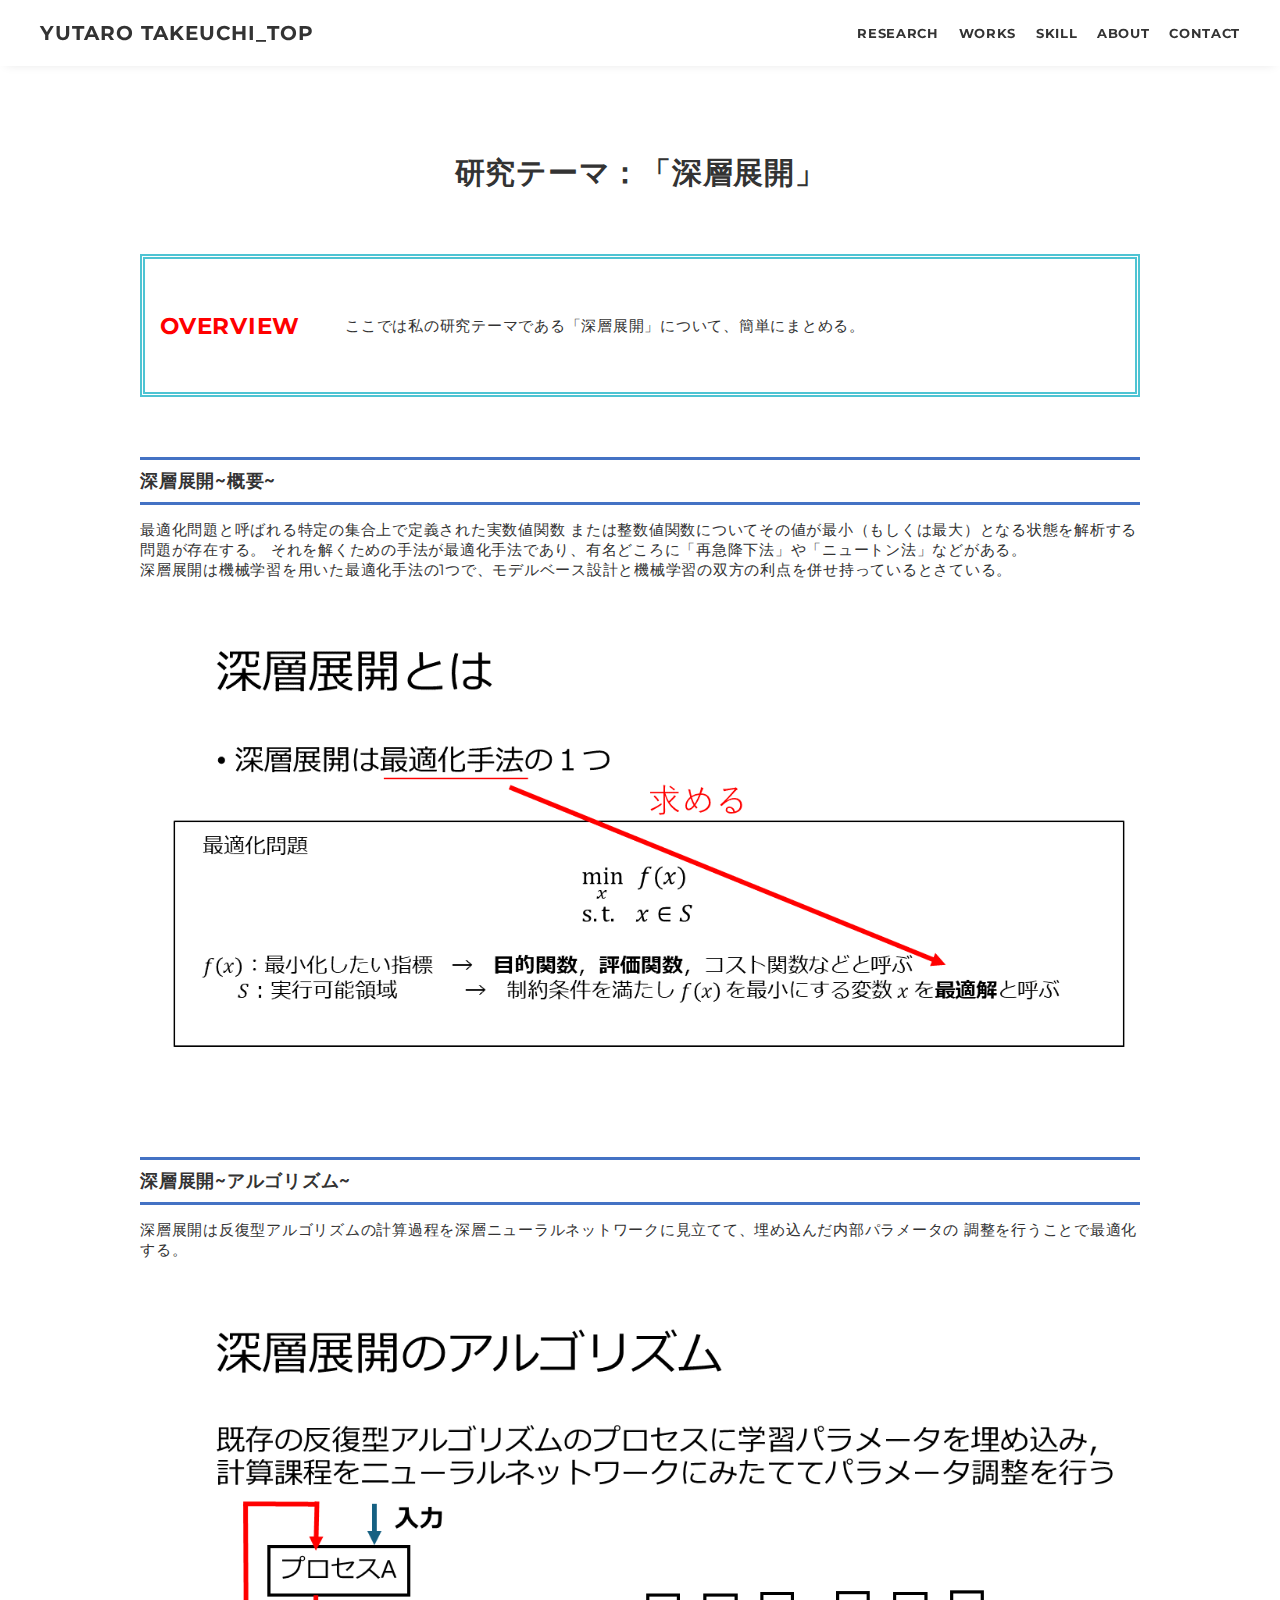
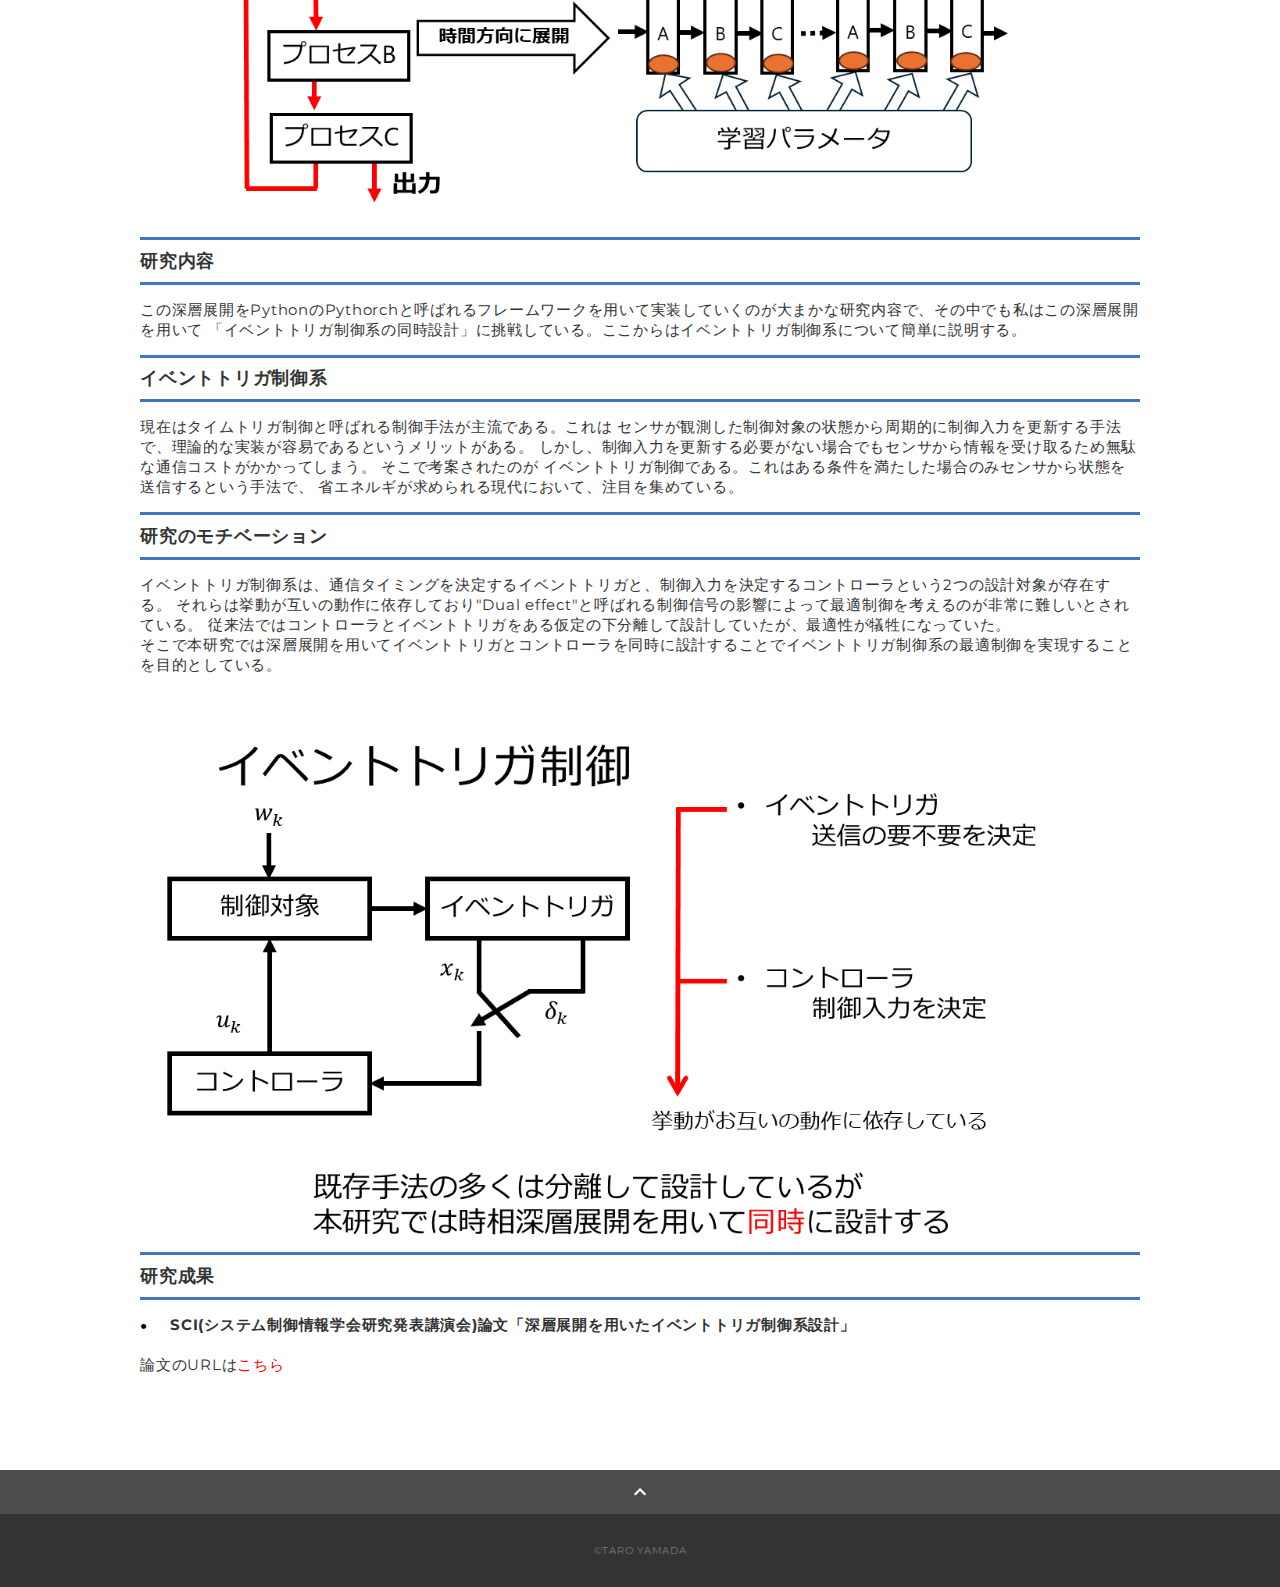
<file: works-kenkyu.html>
<!DOCTYPE html>
<html>
<head>
  <meta charset="utf-8">
  <meta name="viewport" content="width=device-width,initial-scale=1.0,user-scalable=no">
  <meta property='og:type' content='website'>
  <meta property='og:title' content='Honyaku ポートフォリオ'>
  <meta property='og:url' content='URLが入る'>
  <meta property='og:description' content='のポートフォリオ'>
  <meta property="og:image" content="img/ogp.png">
  <meta name="description" content="のポートフォリオ" />
  <title>のポートフォリオ</title>
  <link rel="preconnect" href="https://fonts.gstatic.com">
  <link href="https://fonts.googleapis.com/css2?family=Montserrat:wght@400;700&display=swap" rel="stylesheet">
  <link href="https://fonts.googleapis.com/css?family=Material+Icons+Outlined" rel="stylesheet">
  <link href="css/ress.css" media="all" rel="stylesheet" type="text/css" />
  <link href="css/style.css" media="all" rel="stylesheet" type="text/css" />
  <link rel="shortcut icon" href="img/favicon.ico" />
  <link rel=”canonical” href=”URLが入る” />
</head>

<body>
  <div class="wrapper">

    <!-- header -->
    <header class="header ">
      <div class="container">
        <h1 class="header-logo">
          <a href=".">YUTARO TAKEUCHI_TOP</a>
        </h1>
        <nav class="gnav">
          <ul class="gnav-list">
            <li class="gnav-item"><a href="./#research">RESEARCH</a></li>
            <li class="gnav-item"><a href=".#works">WORKS</a></li>
            
            <li class="gnav-item"><a href="./#skill">SKILL</a></li>
            <li class="gnav-item"><a href="./#about">ABOUT</a></li>
            <li class="gnav-item"><a href="./#contact">CONTACT</a></li>
          </ul>
        </nav>
      </div>
    </header>
    <!-- /header -->

    <main class="content">

      <article class="article">
        <div class="article-container">
          <h1 class="article-title">研究テーマ：「深層展開」</h1>
          <div class="work-show__info flex">
            <div class="work-show__overview lt1 overview">
            <h2 class="overview_h1">OVERVIEW</h2>

<div >
  <p class=""> ここでは私の研究テーマである「深層展開」について、簡単にまとめる。</p>
</div>
            
            
              <p class="work-show__abstract"></p>
            </div>
          </div>
           <h3 class="work_h3">深層展開~概要~</h3>
           <p>
            最適化問題と呼ばれる特定の集合上で定義された実数値関数
            または整数値関数についてその値が最小（もしくは最大）となる状態を解析する問題が存在する。
            それを解くための手法が最適化手法であり、有名どころに「再急降下法」や「ニュートン法」などがある。<br>
            深層展開は機械学習を用いた最適化手法の1つで、モデルベース設計と機械学習の双方の利点を併せ持っているとさている。
            
       </p>
           <img src="img/最適化手法.png" alt="saiteki">
           <h3 class="work_h3">深層展開~アルゴリズム~</h3>
           <p>深層展開は反復型アルゴリズムの計算過程を深層ニューラルネットワークに見立てて、埋め込んだ内部パラメータの
            調整を行うことで最適化する。</p>
           <img src="img/アルゴリズム.png" alt="arugo">
          
         <h3 class="work_h3">研究内容</h3>
         <p>この深層展開をPythonのPythorchと呼ばれるフレームワークを用いて実装していくのが大まかな研究内容で、その中でも私はこの深層展開を用いて
          「イベントトリガ制御系の同時設計」に挑戦している。ここからはイベントトリガ制御系について簡単に説明する。</p>

         <h3 class="work_h3">イベントトリガ制御系</h3>
<p>現在はタイムトリガ制御と呼ばれる制御手法が主流である。これは
  センサが観測した制御対象の状態から周期的に制御入力を更新する手法で、理論的な実装が容易であるというメリットがある。
  しかし、制御入力を更新する必要がない場合でもセンサから情報を受け取るため無駄な通信コストがかかってしまう。
  そこで考案されたのが
  イベントトリガ制御である。これはある条件を満たした場合のみセンサから状態を送信するという手法で、
  省エネルギが求められる現代において、注目を集めている。</p>
<h3 class="work_h3">研究のモチベーション</h3>
<p>
  イベントトリガ制御系は、通信タイミングを決定するイベントトリガと、制御入力を決定するコントローラという2つの設計対象が存在する。
それらは挙動が互いの動作に依存しており"Dual effect"と呼ばれる制御信号の影響によって最適制御を考えるのが非常に難しいとされている。
従来法ではコントローラとイベントトリガをある仮定の下分離して設計していたが、最適性が犠牲になっていた。
<br>そこで本研究では深層展開を用いてイベントトリガとコントローラを同時に設計することでイベントトリガ制御系の最適制御を実現することを目的としている。
</p>
<img src="img/イベントトリガ.png" alt="Event">
<div id="result">
  <h3 class="work_h3">研究成果</h3>
  <p>
  <h4>SCI(システム制御情報学会研究発表講演会)論文「深層展開を用いたイベントトリガ制御系設計」</h4>
  <p>論文のURLは<a href="https://www.jstage.jst.go.jp/article/sci/SCI24/0/SCI24_365/_article/-char/ja" class="Rink">こちら</a></p>
  </p>
</div>
</div>
</article>

      <div class="page-top" id="js-page-top">
        <span class="material-icons-outlined">expand_less</span>
      </div>
    </main>

    <!-- footer -->
    <footer class="footer">
      <div class="copyright">&copy;TARO YAMADA</div>
    </footer>
    <!-- /footer -->

  </div>
  <script src="https://ajax.googleapis.com/ajax/libs/jquery/3.5.1/jquery.min.js"></script>
  <script type='text/javascript' src="js/script.js"></script>
</body>
</html>
</file>
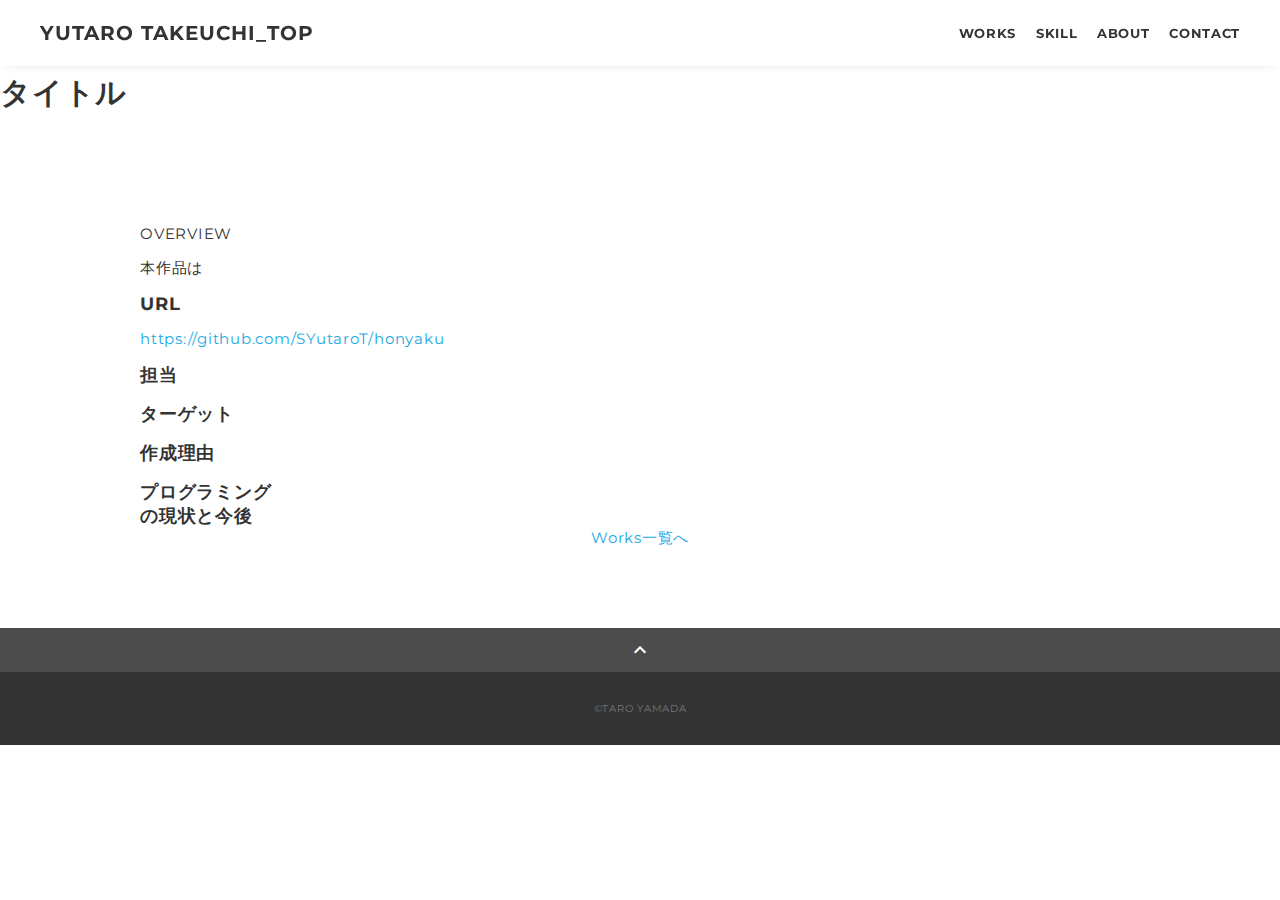
<file: works-Tenple.html>
<!DOCTYPE html>
<html>
<head>
  <meta charset="utf-8">
  <meta name="viewport" content="width=device-width,initial-scale=1.0,user-scalable=no">
  <meta property='og:type' content='website'>
  <meta property='og:title' content='Honyaku ポートフォリオ'>
  <meta property='og:url' content='URLが入る'>
  <meta property='og:description' content='のポートフォリオ'>
  <meta property="og:image" content="img/ogp.png">
  <meta name="description" content="のポートフォリオ" />
  <title>のポートフォリオ</title>
  <link rel="preconnect" href="https://fonts.gstatic.com">
  <link href="https://fonts.googleapis.com/css2?family=Montserrat:wght@400;700&display=swap" rel="stylesheet">
  <link href="https://fonts.googleapis.com/css?family=Material+Icons+Outlined" rel="stylesheet">
  <link href="css/ress.css" media="all" rel="stylesheet" type="text/css" />
  <link href="css/style.css" media="all" rel="stylesheet" type="text/css" />
  <link rel="shortcut icon" href="img/favicon.ico" />
  <link rel=”canonical” href=”URLが入る” />
</head>

<body>
  <div class="wrapper">

    <!-- header -->
    <header class="header ">
      <div class="container">
        <h1 class="header-logo">
          <a href=".">YUTARO TAKEUCHI_TOP</a>
        </h1>
        <nav class="gnav">
          <ul class="gnav-list">
            <li class="gnav-item"><a href=".#works">WORKS</a></li>
            <li class="gnav-item"><a href="./#skill">SKILL</a></li>
            <li class="gnav-item"><a href="./#about">ABOUT</a></li>
            <li class="gnav-item"><a href="./#contact">CONTACT</a></li>
          </ul>
        </nav>
      </div>
    </header>
    <!-- /header -->

    <main class="content">
<h1>タイトル</h1>
      <article class="article">
        <div class="article-container">
          <h2 class="article-title"></h2>
          <div class="work-show__info flex">
            <div class="work-show__overview lt1">OVERVIEW</div>
            <div>
              <p class="work-show__abstract"></p>
            </div>
          </div>

            <p>
              本作品は
            </p>
            <h3>URL</h3>
            <p><a href="https://github.com/SYutaroT/" target="_blank" rel="noopener">https://github.com/SYutaroT/honyaku</a></p>
            <h3>担当</h3>
            <p></p>
            <h3>ターゲット</h3>
            <p></p>

            <h3>作成理由</h3>
            <p>
            
            </p>

            
            
            <h3>プログラミング</h3>
            
              <h3>の現状と今後</h3>
              
  
          </div>
         
          <div class="home-link">
            <a href="./#works">Works一覧へ</a>
          </div>
        </div>
      </article>

      <div class="page-top" id="js-page-top">
        <span class="material-icons-outlined">expand_less</span>
      </div>
    </main>

    <!-- footer -->
    <footer class="footer">
      <div class="copyright">&copy;TARO YAMADA</div>
    </footer>
    <!-- /footer -->

  </div>
  <script src="https://ajax.googleapis.com/ajax/libs/jquery/3.5.1/jquery.min.js"></script>
  <script type='text/javascript' src="js/script.js"></script>
</body>
</html>
</file>
<file: css/ress.css>
/*!
 * ress.css • v3.0.1
 * MIT License
 * github.com/filipelinhares/ress
 */

/* # =================================================================
   # Global selectors
   # ================================================================= */

html {
  box-sizing: border-box;
  word-break: normal;
  -moz-tab-size: 4;
  tab-size: 4;

  -webkit-text-size-adjust: 100%; /* Prevent adjustments of font size after orientation changes in iOS */
}

*,
::before,
::after {
  box-sizing: inherit;
  background-repeat: no-repeat; /* Set `background-repeat: no-repeat` to all elements and pseudo elements */
}

::before,
::after {
  vertical-align: inherit;
  text-decoration: inherit; /* Inherit text-decoration and vertical align to ::before and ::after pseudo elements */
}

* {
  margin: 0;
  padding: 0; /* Reset `padding` and `margin` of all elements */
}

/* # =================================================================
   # General elements
   # ================================================================= */

hr {
  overflow: visible; /* Show the overflow in Edge and IE */
  height: 0; /* Add the correct box sizing in Firefox */
}

details,
main {
  display: block; /* Render the `main` element consistently in IE. */
}

summary {
  display: list-item; /* Add the correct display in all browsers */
}

small {
  font-size: 80%; /* Set font-size to 80% in `small` elements */
}

[hidden] {
  display: none; /* Add the correct display in IE */
}

abbr[title] {
  /* Add the correct text decoration in Chrome, Edge, IE, Opera, and Safari */
  text-decoration: underline;
  text-decoration: underline dotted;
  border-bottom: none; /* Remove the bottom border in Chrome 57 */
}

a {
  background-color: transparent; /* Remove the gray background on active links in IE 10 */
}

a:active,
a:hover {
  outline-width: 0; /* Remove the outline when hovering in all browsers */
}

code,
kbd,
pre,
samp {
  font-family: monospace, monospace; /* Specify the font family of code elements */
}

pre {
  font-size: 1em; /* Correct the odd `em` font sizing in all browsers */
}

b,
strong {
  font-weight: bolder; /* Add the correct font weight in Chrome, Edge, and Safari */
}

/* https://gist.github.com/unruthless/413930 */
sub,
sup {
  position: relative;
  font-size: 75%;
  line-height: 0;
  vertical-align: baseline;
}

sub {
  bottom: -.25em;
}

sup {
  top: -.5em;
}

/* # =================================================================
   # Forms
   # ================================================================= */

input {
  border-radius: 0;
}

/* Replace pointer cursor in disabled elements */
[disabled] {
  cursor: default;
}

[type="number"]::-webkit-container-spin-button,
[type="number"]::-webkit-outer-spin-button {
  height: auto; /* Correct the cursor style of increment and decrement buttons in Chrome */
}

[type="search"] {
  outline-offset: -2px; /* Correct the outline style in Safari */

  -webkit-appearance: textfield; /* Correct the odd appearance in Chrome and Safari */
}

[type="search"]::-webkit-search-decoration {
  -webkit-appearance: none; /* Remove the container padding in Chrome and Safari on macOS */
}

textarea {
  overflow: auto; /* Internet Explorer 11+ */
  resize: vertical; /* Specify textarea resizability */
}

button,
input,
optgroup,
select,
textarea {
  font: inherit; /* Specify font inheritance of form elements */
}

optgroup {
  font-weight: bold; /* Restore the font weight unset by the previous rule */
}

button {
  overflow: visible; /* Address `overflow` set to `hidden` in IE 8/9/10/11 */
}

button,
select {
  text-transform: none; /* Firefox 40+, Internet Explorer 11- */
}

/* Apply cursor pointer to button elements */
button,
[type="button"],
[type="reset"],
[type="submit"],
[role="button"] {
  cursor: pointer;
  color: inherit;
}

/* Remove container padding and border in Firefox 4+ */
button::-moz-focus-container,
[type="button"]::-moz-focus-container,
[type="reset"]::-moz-focus-container,
[type="submit"]::-moz-focus-container {
  padding: 0;
  border-style: none;
}

/* Replace focus style removed in the border reset above */
button:-moz-focusring,
[type="button"]::-moz-focus-container,
[type="reset"]::-moz-focus-container,
[type="submit"]::-moz-focus-container {
  outline: 1px dotted ButtonText;
}

button,
html [type="button"],
/* Prevent a WebKit bug where (2) destroys native `audio` and `video`controls in Android 4 */
[type="reset"],
[type="submit"] {
  -webkit-appearance: button; /* Correct the inability to style clickable types in iOS */
}

/* Remove the default button styling in all browsers */
button,
input,
select,
textarea {
  border-style: none;
  background-color: transparent;
}

/* Style select like a standard input */
select {
  -webkit-appearance: none; /* Chrome 41+ */
  -moz-appearance: none; /* Firefox 36+ */
}

select::-ms-expand {
  display: none; /* Internet Explorer 11+ */
}

select::-ms-value {
  color: currentColor; /* Internet Explorer 11+ */
}

legend {
  display: table; /* Correct the text wrapping in Edge and IE */
  max-width: 100%; /* Correct the text wrapping in Edge and IE */
  max-width: 100%; /* Correct the text wrapping in Edge 18- and IE */
  white-space: normal; /* Correct the text wrapping in Edge and IE */
  color: inherit; /* Correct the color inheritance from `fieldset` elements in IE */
  border: 0; /* Correct `color` not being inherited in IE 8/9/10/11 */
}

::-webkit-file-upload-button {
  font: inherit; /* Change font properties to `inherit` in Chrome and Safari */
  color: inherit;
  /* Correct the inability to style clickable types in iOS and Safari */

  -webkit-appearance: button;
}

/* # =================================================================
   # Specify media element style
   # ================================================================= */

img {
  border-style: none; /* Remove border when inside `a` element in IE 8/9/10 */
}

/* Add the correct vertical alignment in Chrome, Firefox, and Opera */
progress {
  vertical-align: baseline;
}

/* # =================================================================
   # Accessibility
   # ================================================================= */

/* Hide content from screens but not screenreaders */
@media screen {
  [hidden~="screen"] {
    display: inherit;
  }
  [hidden~="screen"]:not(:active):not(:focus):not(:target) {
    position: absolute !important;
    clip: rect(0 0 0 0) !important;
  }
}

/* Specify the progress cursor of updating elements */
[aria-busy="true"] {
  cursor: progress;
}

/* Specify the pointer cursor of trigger elements */
[aria-controls] {
  cursor: pointer;
}

/* Specify the unstyled cursor of disabled, not-editable, or otherwise inoperable elements */
[aria-disabled] {
  cursor: default;
}
</file>
<file: css/style.css>
body {
  font-family: "Montserrat", "Helvetica Neue", Arial, "Hiragino Kaku Gothic ProN", "Hiragino Sans", Meiryo, sans-serif;
  font-size: 15px;
  letter-spacing: .05em;
  color: #333;
}

a {
  transition: opacity .3s;
  text-decoration: none;
  color: #1ca9e3;
}

img {
  max-width: 100%;
  height: auto;
  vertical-align: bottom;
  border-style: none;
}

.pc-only {
  display: block;
}

.sp-only {
  display: none;
}

/*--------------------------------
 レイアウト
---------------------------------*/
.wrapper {
  padding-top: 73px;
}

.section {
  padding: 90px 0;
}



.container {
  max-width: 1340px;
  margin: 0 auto;
  padding: 0 40px;
}

/*--------------------------------
 見出し
---------------------------------*/
.title {
  font-size: 60px;
  font-weight: bold;
  line-height: 1;
  margin-bottom: 40px;
  text-align: center;
  letter-spacing: .05em;
  color: #333;
  text-shadow: 1px 1px 2px rgba(0, 0, 0, 0.5);
}


.title2 {
  font-size: 60px;
  font-weight: bold;
  line-height: 1;
  
  text-align: center;
  letter-spacing: .05em;
  color: #333;
  text-shadow: 1px 1px 2px rgba(0, 0, 0, 0.5);
}
.lead {
  font-size: 16px;
  line-height: 1.8;
  margin-bottom: 30px;
}

/*--------------------------------
ヘッダー
---------------------------------*/
.header {
  position: fixed;
  top: 0;
  z-index: 1;
  width: 100%;
  background-color: #fff;
  box-shadow: 0 5px 10px -6px rgba(0, 0, 0, .1);
}

.header .container {
  display: flex;
  align-items: center;
  justify-content: space-between;
  padding: 20px 40px;
}

.header-logo {
  
  font-size: 20px;
  font-weight: bold;
  line-height: 1.2;
  margin-right: 20px;
  letter-spacing: .05em;
  
}

.header-logo a {
  color: #333;
  
}

.gnav-list {
  display: flex;
  justify-content: space-between;
  list-style: none;
}

.gnav-item:not(:last-child) {
  margin-right: 20px;
}

.gnav-item a {
  position: relative;
  font-size: 13px;
  font-weight: bold;
  display: inline-block;
  padding: 5px 0;
  transition: .3s;
  letter-spacing: .05em;
  color: #333;
}

.gnav-item a:after {
  position: absolute;
  bottom: 0;
  left: 50%;
  width: 0;
  height: 3px;
  content: "";
  transition: .3s;
  -webkit-transform: translateX(-50%);
  transform: translateX(-50%);
  background-color: #333;
}

.gnav-item a:hover:after {
  width: 100%;
}

/*--------------------------------
 メインビジュアル
---------------------------------*/
.mv {
  display: flex;
  align-items: center;
  justify-content: center;
  height: 85vh;
  text-align: center;
}

.mv-container {
  padding: 0 40px;
}

.mv-title {
  font-size: 60px;
  font-weight: bold;
  line-height: 1.2;
  margin-bottom: 5px;
  letter-spacing: .1em;
  text-shadow: 1px 1px 2px rgba(0, 0, 0, 0.5);  text-shadow: 1px 1px 2px rgba(0, 0, 0, 0.5);
  
}

.mv-subtitle {
  font-size: 20px;
  font-weight: bold;
  line-height: 1;
  margin-bottom: 40px;
  letter-spacing: .08em;
}

.mv-text {
  font-size: 16px;
  color: #fff;
  line-height: 1.8;
  text-shadow: 1px 1px 2px rgba(0, 0, 0, 0.5);
}
/*--------------------------------
Research

---------------------------------*/
.research-tema{
  font-size: 20px;  
    color: #000;
    text-shadow: 1px 1px 2px rgba(0, 0, 0, 0.5);
  }
.research-text{
font-size: 16px;  
  color: #fff;
  text-shadow: 1px 1px 2px rgba(0, 0, 0, 0.5);
}

.research-item:hover {
  background-color: rgba(0, 0, 0, 0.1); /* マウスがかかったときに暗くする */
}

.research-item::before {
  content: "";
  position: absolute;
  top: 0;
  left: 0;
  width: 100%;
  height: 100%;
  background-color: rgba(0, 0, 0, 0);
  transition: background-color 0.3s ease-in-out;
  z-index: -1;
}

.research-item:hover::before {
  background-color: rgba(0, 0, 0, 0.2);
}

/*--------------------------------
 Works
---------------------------------*/
.works-list {
  display: flex;
  flex-wrap: wrap;
  margin-bottom: -40px;
  
  ;
}

.works-item {

  width: 31.74603%;
  margin-right: 1.58730%;
  margin-bottom: 40px;
  color: #333;
  
}

.works-item:hover {
  opacity: .9;
  background-color: #eaeaea; /* マウスオーバー時の背景色 */
  box-shadow: 0 8px 15px rgba(0,0,0,0.1); /* 影を追加 */
  
}


.works-item:hover .works-img img {
  transform: scale(1.05); /* マウスオーバー時に画像を少し大きく */
}

.works-name, .works-info {
  transition: color 0.3s; /* 色のアニメーション */
}

.works-item:hover .works-name, .works-item:hover .works-info {
  color: #1ca9e3; /* マウスオーバー時のテキスト色 */
}
.works-item:nth-of-type(3n) {
  margin-right: 0;
  
}

.works-img img {
  background-color: white;
  border: 1px solid red;
  transition: transform 0.3s; /* 画像の変形アニメーション */
}

.works-name {
  font-size: 16px;
  font-weight: bold;
  margin-top: 8px;
}

.works-info {
  font-size: 10px;
  margin-top: 5px;
}

/*--------------------------------
 Skill
---------------------------------*/
.skill-list {
  display: flex;
  flex-wrap: wrap;
  justify-content: space-between;
  margin-bottom: -50px;
}

.skill-item {
  display: flex;
  align-items: flex-start;
  justify-content: space-between;
  width: 48%;
  margin-bottom: 50px;
}

.skill-item:hover {
  background-color: rgba(0, 0, 0, 0.1); /* マウスがかかったときに暗くする */
}

.skill-item::before {
  content: "";
  position: absolute;
  top: 0;
  left: 0;
  width: 100%;
  height: 100%;
  background-color: rgba(0, 0, 0, 0);
  transition: background-color 0.3s ease-in-out;
  z-index: -1;
}

.skill-item:hover::before {
  background-color: rgba(0, 0, 0, 0.2);
}
.skill-img {
  width: 60px;
  height: auto;
  margin-right: 20px;
}

.skill-body {
  flex: 1;
}

.skill-name {
  font-size: 20px;
  margin-bottom: 10px;
}

.skill-text {
  color: #fff;
  font-size: 16px;
  line-height: 1.8;
  text-shadow: 1px 1px 2px rgba(0, 0, 0, 0.5);
}

/*--------------------------------
 About
---------------------------------*/
.profile {
  display: flex;
  flex-wrap: wrap;
  max-width: 800px;
  margin: 0 auto;
  color: #fff;
  text-shadow: 1px 1px 2px rgba(0, 0, 0, 0.5);
}

.profile-img {
  width: 20%;
  margin-right: 30px;
  border-radius: 50%;
}

.profile-img img {
  border-radius: 50%;
}

.profile-body {
  flex: 1;
}

.profile-body p {
  font-size: 16px;
  line-height: 1.8;
}

.profile-body p:not(:last-child) {
  margin-bottom: 30px;
}

/*--------------------------------
 Contact
---------------------------------*/
.contact {
  text-align: center;
  color: #fff;
  text-shadow: 1px 1px 2px rgba(0, 0, 0, 0.5);
}

.contact-item:not(:last-child) {
  margin-right: 10px;
}

.contact-text {
  color: #fff;
  margin-top: 10px;
}

/*--------------------------------
 ページトップ
---------------------------------*/
.page-top {
  font-weight: bold;
  padding: 10px;
  cursor: pointer;
  text-align: center;
  background-color: #4c4c4c;
}

.page-top .material-icons-outlined {
  vertical-align: bottom;
  color: #fff;
}

/*--------------------------------
 フッター
---------------------------------*/
.footer {
  padding: 30px;
  background-color: #333;
}

.copyright {
  font-size: 10px;
  text-align: center;
  color: #797979;
}

/*--------------------------------
 下層：Worksページ
---------------------------------*/
.article {
  padding: 80px 0;
}
.work_h3{
  padding:0.5em 0; /*上下の余白 左右の余白*/
  border-top:solid 3px #4472C4; /*線の種類 太さ 色*/
  border-bottom:solid 3px #4472C4; /*線の種類 太さ 色*/
}

.article-container {
  max-width: 1040px;
  margin: 0 auto;
  padding: 0 20px;
}

.article-title {
  margin-bottom: 30px;
  text-align: center;
}

.article-body {
  max-width: 720px;
  margin: 0 auto;
  margin-bottom: 80px;
}

.article-body h3 {
  position: relative;
  font-size: 18px;
  margin-bottom: 5px;
  padding-left: 1em;
}

.article-body h3:not(:first-child) {
  margin-top: 50px;
}

.article-body h3::before {
  position: absolute;
  top: 0;
  left: 0;
  width: 4px;
  height: 100%;
  content: "";
  border-radius: 3px;
  background-color: #333;
}

.article-body p {
  font-size: 15px;
  line-height: 1.8;
  margin-bottom: 30px;
}

.home-link {
  text-align: center;
}

/*media Queries 767
----------------------------------------------------*/
@media screen and (max-width: 767px) {
  body {
    font-size: 14px;
  }

  .pc-only {
    display: none;
  }

  .sp-only {
    display: block;
  }

  /* 見出し */
  .title {
    font-size: 26px;
    margin-bottom: 20px;
  }

  .lead {
    font-size: 14px;
    line-height: 1.7;
    margin-bottom: 20px;
  }

  /* レイアウト */
  .wrapper {
    padding-top: 57px;
  }

  .section {
    padding: 60px 0;
  }

  .container {
    padding: 0 20px;
  }

  /* ヘッダー */
  .header .container {
    padding: 15px;
  }

  .header-logo {
    font-size: 15px;
    margin-right: 15px;
  }

  .gnav-item:not(:last-child) {
    margin-right: 10px;
  }

  .gnav-item a {
    font-size: 10px;
  }

  .gnav-item a:after {
    display: none;
  }

  /*  メインビジュアル */
  .mv {
    height: 75vh;
  }

  .mv-container {
    padding: 0 20px;
  }

  .mv-title {
    text-shadow: 1px 1px 2px rgba(0, 0, 0, 0.5);
    font-size: 30px;
  }

  .mv-subtitle {
    font-size: 16px;
    margin-bottom: 20px;
  }

  .mv-text {
    color: #fff;
    font-size: 14px;
    line-height: 1.7;
  }

  /* Works */
  .works-name {
    font-size: 12px;
  }

  .works-info {
    margin-top: 3px;
  }

  .works-list {
    justify-content: space-between;
  }

  .works-item {
    flex: 0 0 48%;
    margin-right: 0;
    margin-bottom: 30px;
  }

  /* Skill */
  .skill-list {
    display: block;
    margin-bottom: 0;
  }

  .skill-item {
    width: 100%;
    margin-bottom: 35px;
  }

  .skill-item:last-child {
    margin-bottom: 0;
  }

  .skill-name {
    margin-bottom: 5px;
  }

  .skill-text {
    color: #fff;
    font-size: 12px;
    line-height: 1.7;
  }

  /* About */
  .profile {
    display: block;
  }

  .profile-img {
    width: 150px;
    margin: 0 auto;
    margin-bottom: 25px;
  }

  .profile-body p {
    font-size: 14px;
    line-height: 1.7;
  }

  .profile-body p:not(:last-child) {
    margin-bottom: 20px;
  }

  /* フッター */
  .footer {
    padding: 20px;
  }

  /* 下層ページ */
  .article {
    padding: 50px 0;
  }

  .article-body h3 {
    font-size: 16px;
    padding-left: .8em;
  }

  .article-body h3:not(:first-child) {
    margin-top: 30px;
  }

  .article-body p {
    font-size: 14px;
    line-height: 1.7;
    margin-bottom: 20px;
  }
}

/* 背景パターン */

.bg_pattern{
  background-image: url("../img/back.jpg");
  background-attachment: fixed; /* 背景を固定 */
  background-size: cover; /* 背景がセクション全体を覆うようにする */
  background-repeat: no-repeat; /* 背景が繰り返されないようにする */
  background-position: center center; /* 背景が中央に配置されるようにする */
}

.overview {
  display: flex;        /* Flexbox を使用し、アイテムを行で並べる */
  justify-content: space-between; /* 左右にアイテムを分散させる */
  align-items: center;  /* 縦方向の中央揃え */
  padding: 0.5em 1em;
  margin: 4em 0;
  
  border: double 5px #4ec4d3;
  
}
.overview p {
  margin: 0;            /* p タグの外側の余白を無くす */
  padding: 0;           /* p タグの内側のパッドを無くす */
  flex: 2;              /* h1 に対して2倍の幅を取る */
}
.overview_h1 {
  color: red;
  margin-right: 5;
  margin: 0;            /* 余白なし */
  flex: 1;              /* 利用可能なスペースを均等に使用 */
  margin-right: 2em;  /* 右側にスペースを追加 */
  margin-top: 2em;
  margin-bottom: 2em;

}



.article-container p{
  margin-top: 1em;
  margin-bottom: 1em;
}
.image-container {
  float: right; /* 画像コンテナを右側にフロート */
  width: 400px; /* コンテナの幅を設定 */
  margin: 0 2em 1em 0; /* 右側と上にマージンを設定 */
  padding: 1em; /* 内側のパッドを設定 */
  background-color: rgba(0, 0, 0, 0.7); /* 背景色を半透明の黒に設定 */
  box-sizing: border-box; /* ボックスサイズの計算方法をborder-boxに設定 */
  overflow: hidden; /* コンテナ内のフロート要素がはみ出ないように */
}

.img {
  width: 100%; /* コンテナの幅に画像の幅を合わせる */
  height: auto; /* 画像の高さを自動調整 */
  vertical-align: bottom; /* 画像を底揃えに設定 */
  
}

.img-caption {
  color: white; /* キャプションの文字色は白 */
  text-align: center; /* テキストを中央揃えに */

  display: block; /* キャプションをブロック要素として表示 */
}

/* 画像の下に追加のスペースが必要な場合 */
.clearfix {
  clear: both;         /* floatを解除 */
}
/* リストタイトルのスタイル */
h4 {
  position: relative;
  margin-bottom: 20px;
  padding-left: 30px; /* テキストからマーカーまでの十分なスペースを確保 */
}

h4::before {
  content: "•"; /* リストマーカーとして使う文字（ここでは黒丸） */
  position: absolute;
  left: 0; /* タイトルの左端に配置 */
  color: black; /* マーカーの色 */
  font-size: 20px; /* マーカーのサイズ */
  line-height: 20px; /* マーカーの行の高さ */
}


.content {
  overflow: hidden;    /* floatされた要素を含むコンテナの高さを適切に調整 */
}
.movie {
  position: relative; /* コンテナに相対位置を指定 */
  width: 50%;         /* 適切な幅を設定 */
  margin: 0 auto;     /* 上下のマージンを0にし、左右のマージンを自動で設定 */
}

.video-container {
  position: relative; /* 親要素を相対位置に設定 */
  width: 100%;        /* 親要素の幅を100%に設定 */
  padding-top: 56.25%; /* 16:9アスペクト比を維持するためのトップパディング */
}

.video-caption {
  position: absolute; /* 説明文を絶対位置で配置 */
  top: 0;             /* 上端から0pxの位置 */
  left: 0;            /* 左端から0pxの位置 */
  width: 100%;        /* コンテナの幅に合わせる */
  background-color: rgba(0, 0, 0, 0.7); /* 背景色を半透明の黒に設定 */
  color: white;       /* 文字色を白に設定 */
  text-align: center; /* テキストを中央揃えに設定 */
  padding: 10px 0;    /* 上下に10pxのパディングを追加 */
  box-sizing: border-box; /* ボックスサイズの計算方法を変更 */
  z-index: 2;         /* 文字を前面に表示 */
}

.video-container iframe {
  position: absolute; /* 絶対位置 */
  top: 0;             /* 上端から0px */
  left: 0;            /* 左端から0px */
  width: 100%;        /* 幅100% */
  height: 100%;       /* 高さ100% */
}

.Rink{
  color: red;
}
.prettyprint ol.linenums > li {
  list-style-type: decimal; 
  color: black;
}
.center {
  display: flex;
  justify-content: center; /* 水平方向に中央配置 */
  align-items: center; /* 垂直方向に中央配置 */
  
}
</file>
